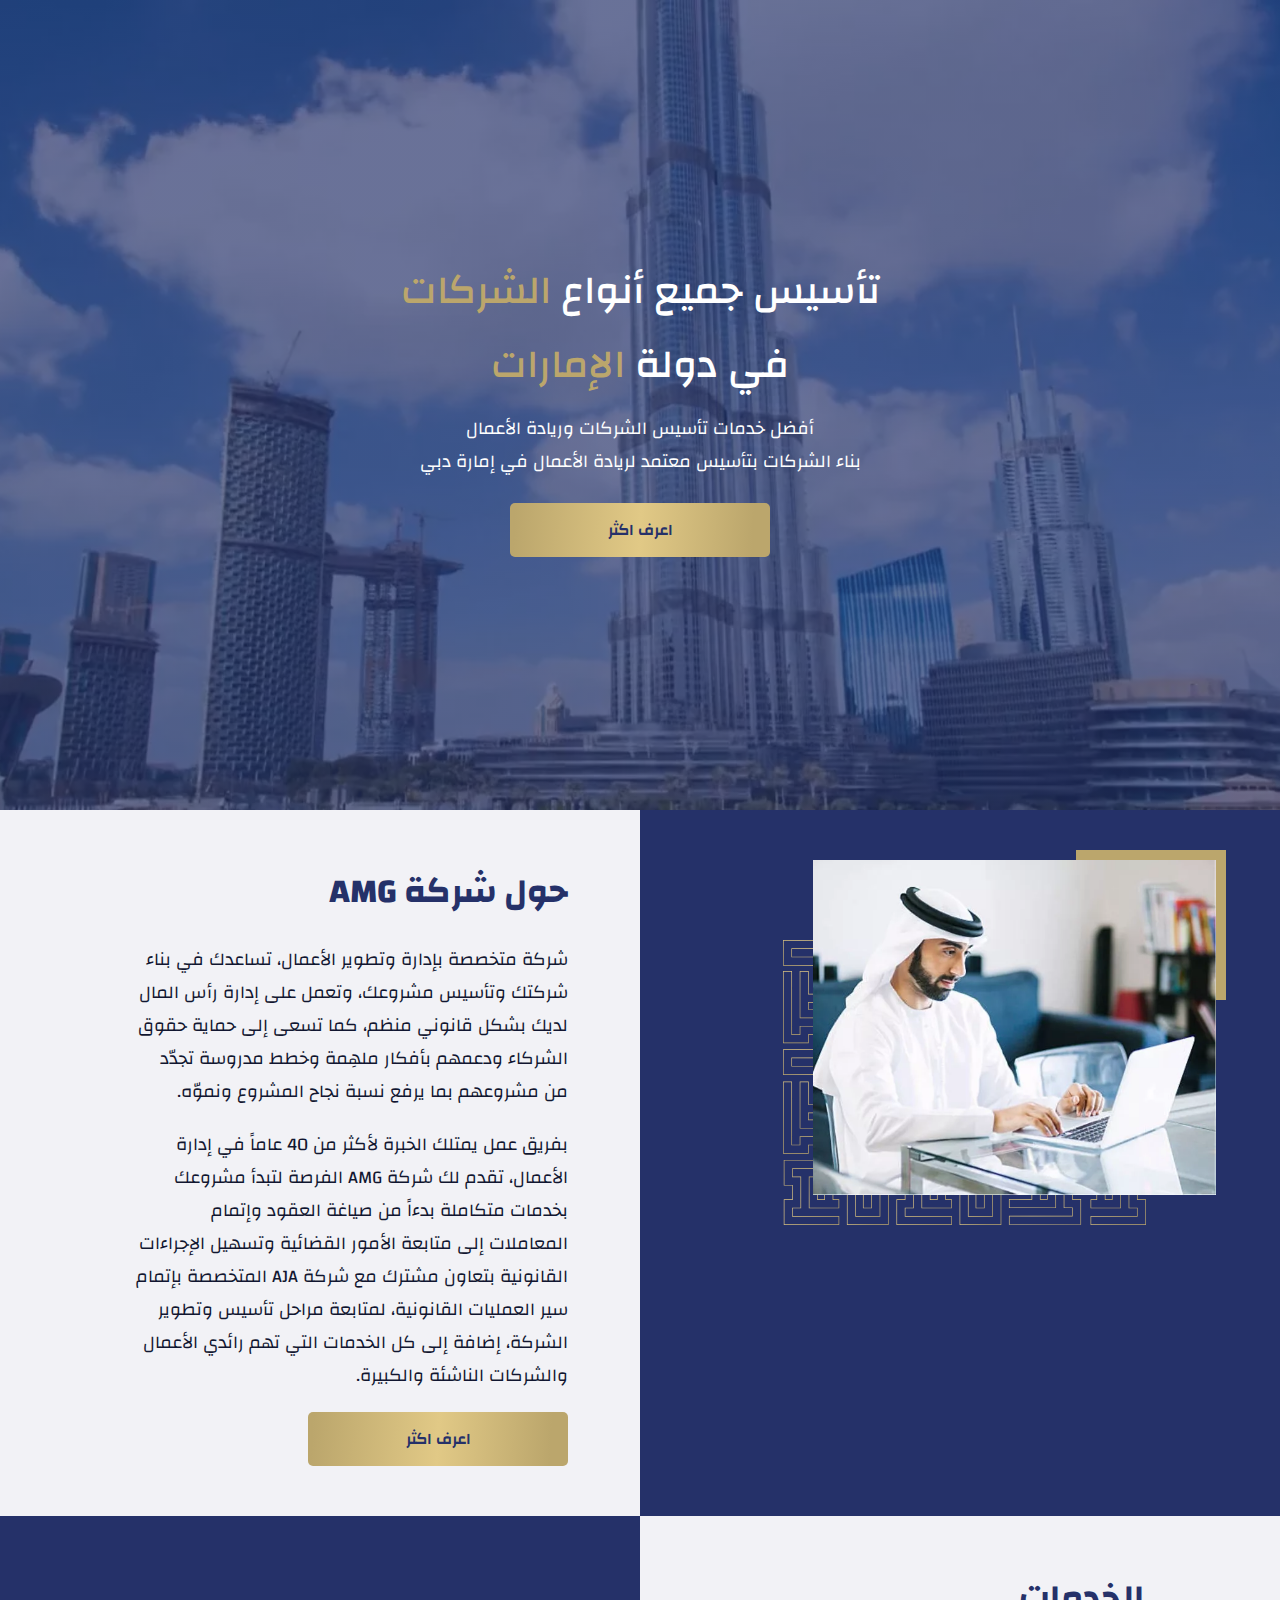
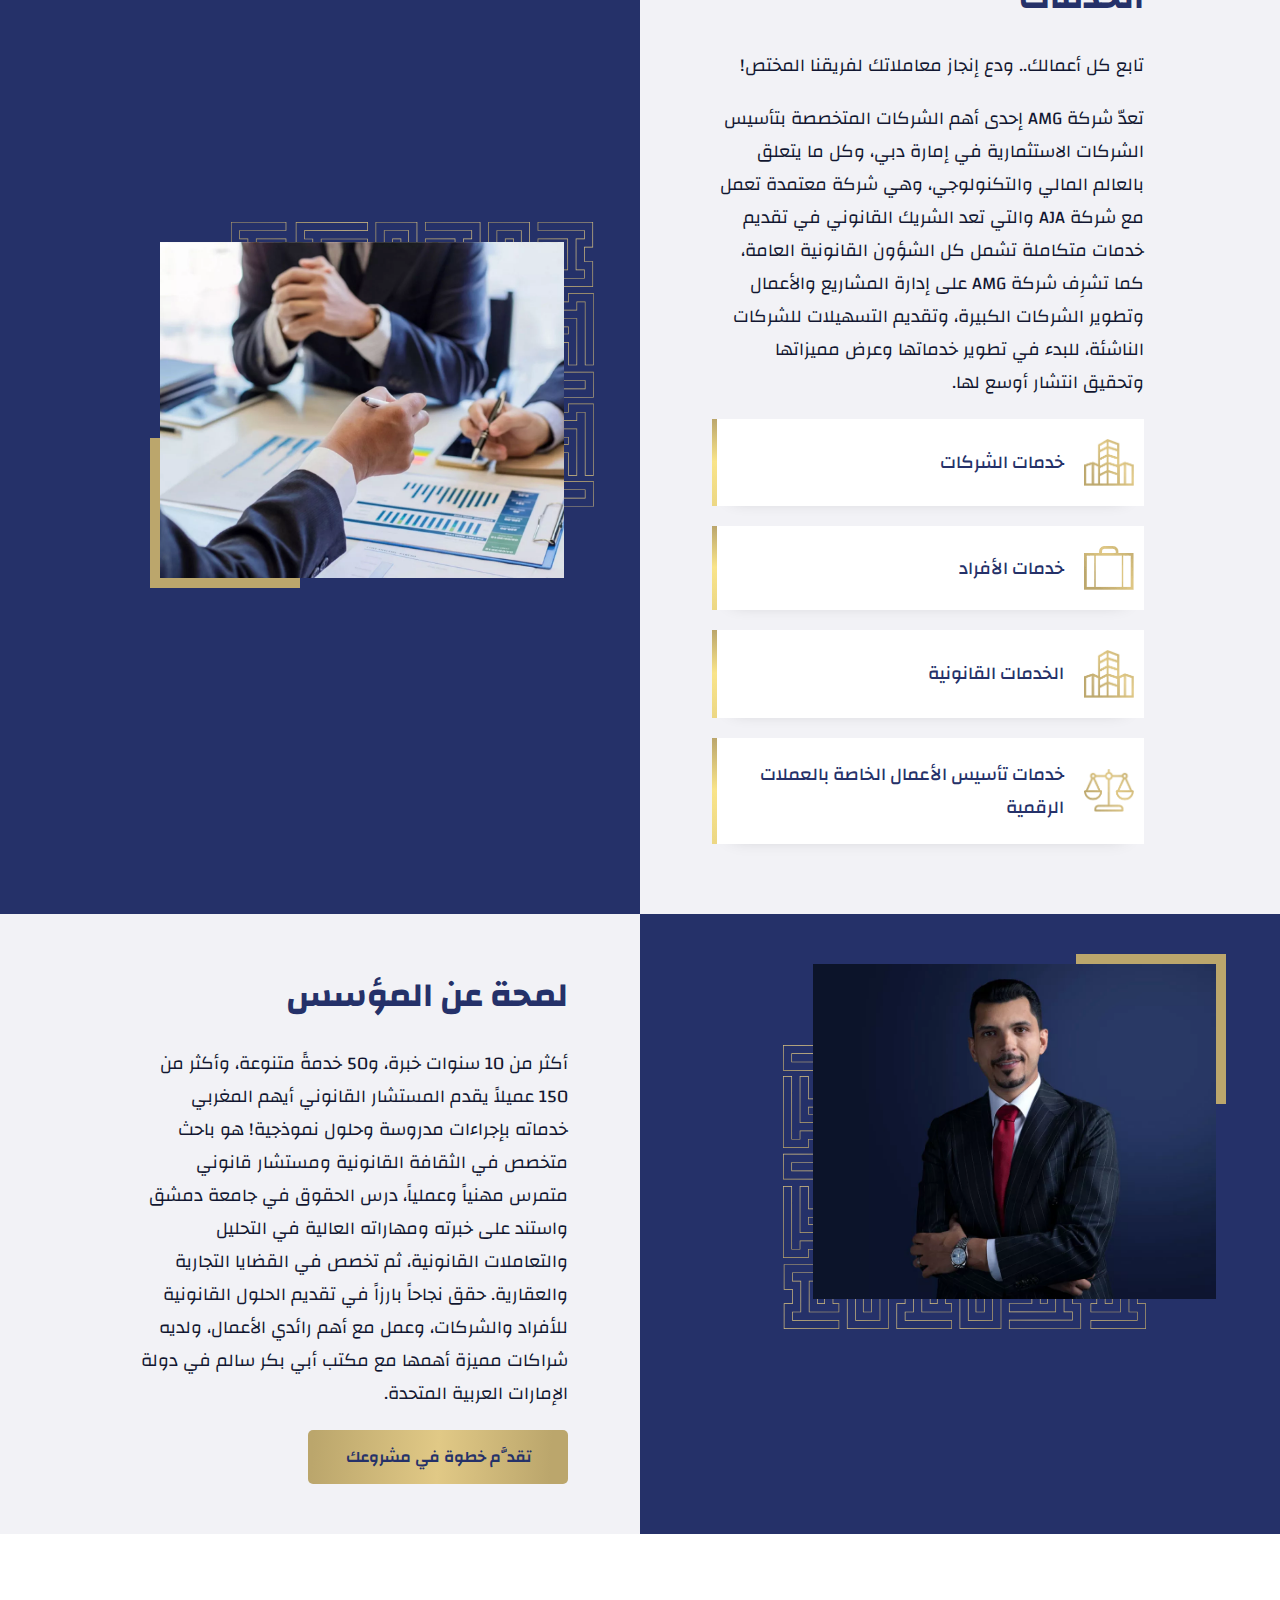
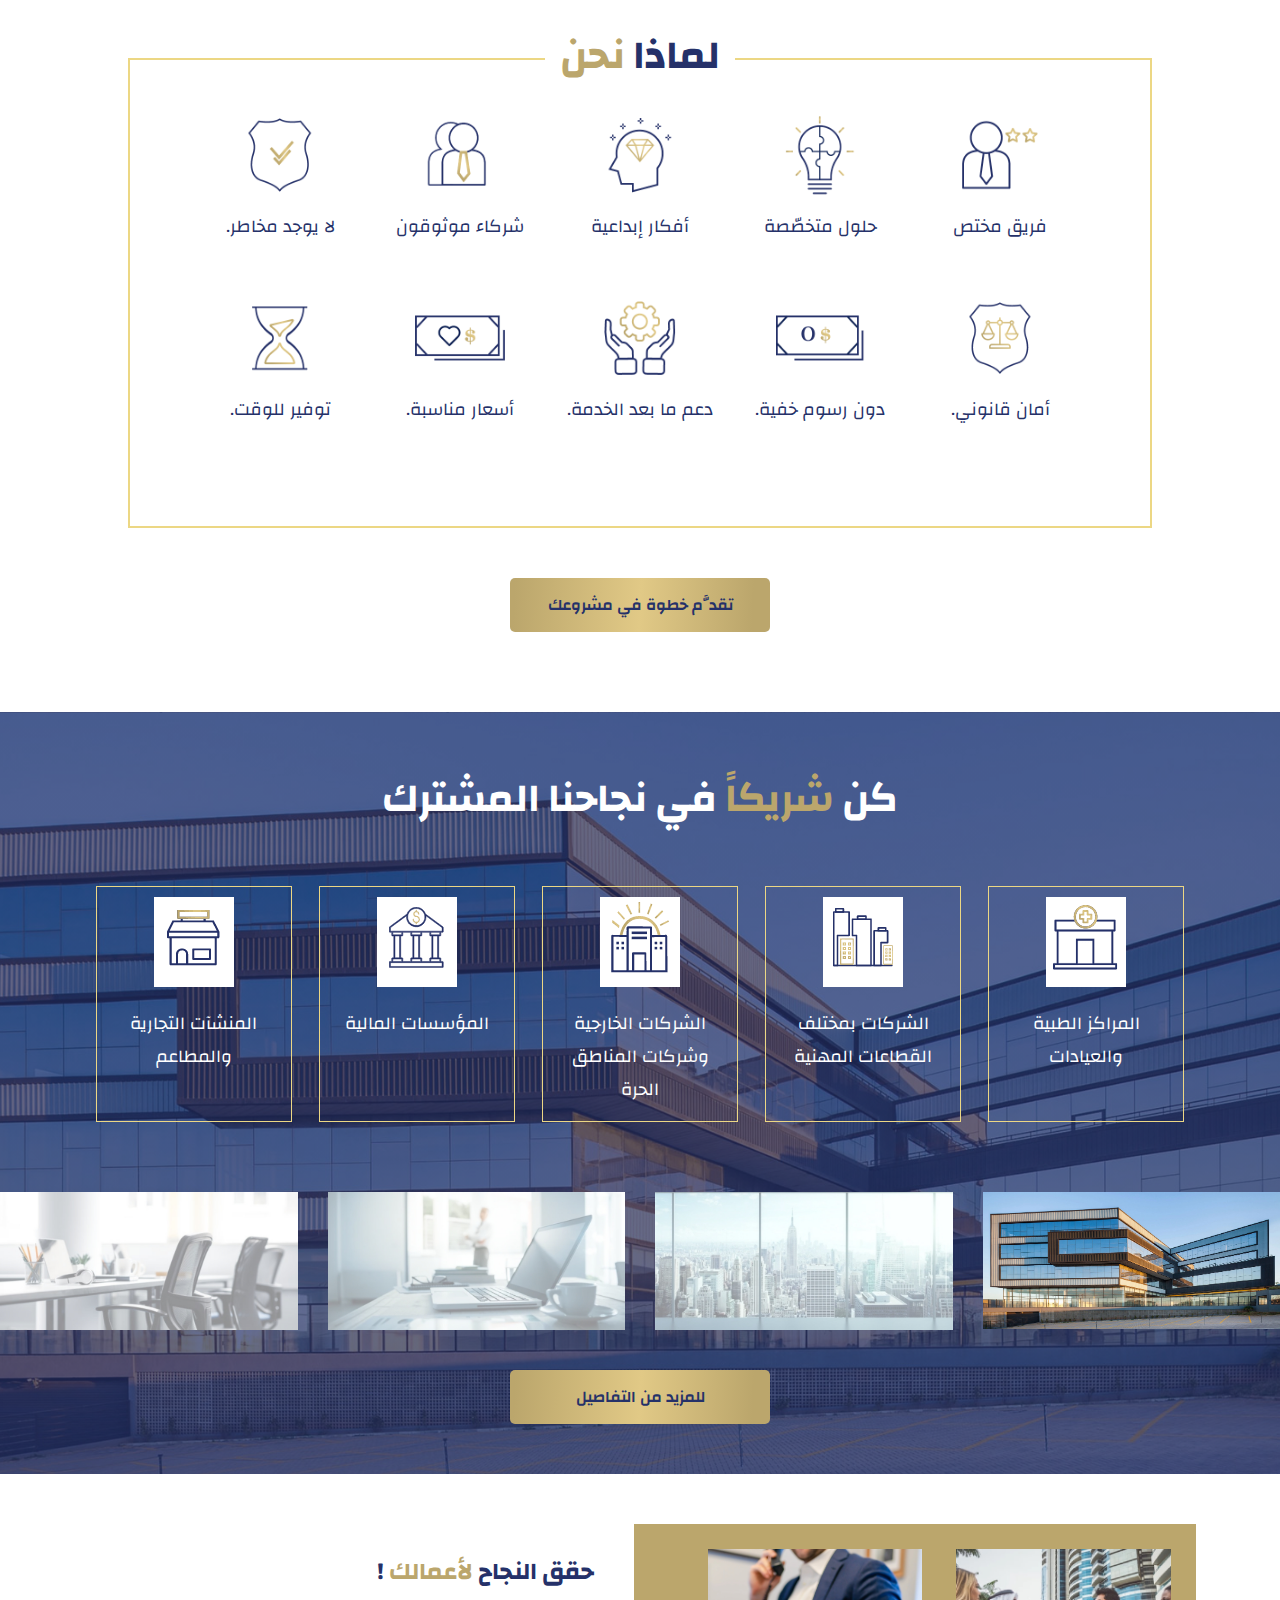
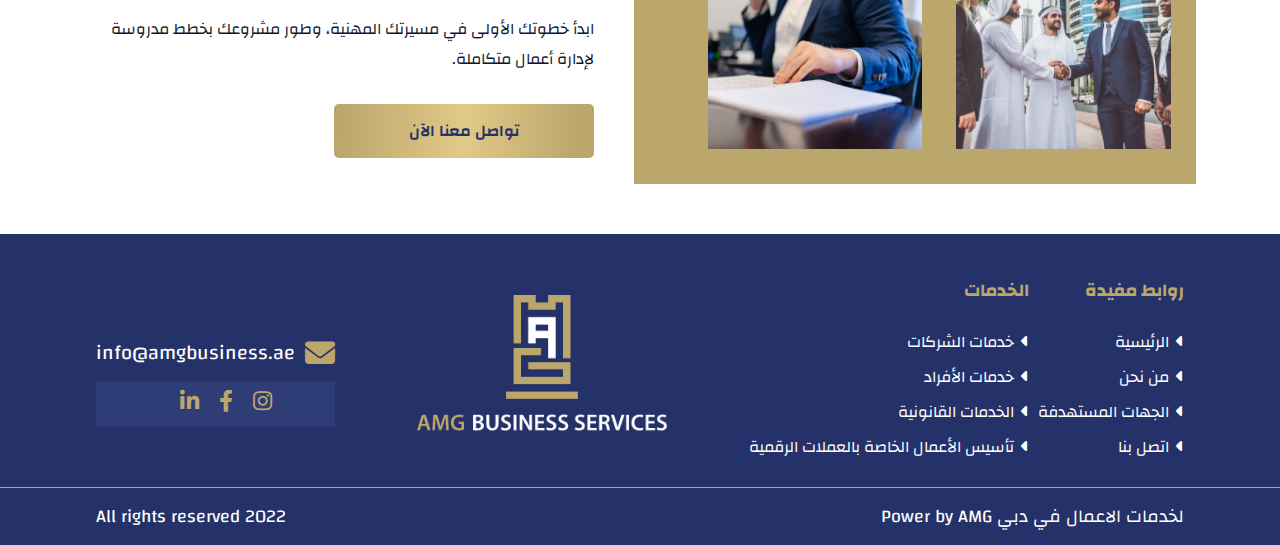
<file: index.html>
<!DOCTYPE html>
    <html lang="en">
    <head>
        <meta charset="UTF-8">
        <meta http-equiv="X-UA-Compatible" content="IE=edge">
        <meta name="viewport" content="width=device-width, initial-scale=1.0">
        <title>Happy Code</title>
        <link rel="stylesheet" href="css/fontawesome-free-6.1.2-web/css/all.css"/>
        <link rel="stylesheet" href="css/swiper-bundle.min.css">
        <!-- Link File CSS -->
        <link rel="stylesheet" href="css/style.css">
    </head>
    <body>
       
    
         <div class="home-sec">
            <div class="container">
                <div class="content">
                    <h1>تأسيس جميع أنواع <span>الشركات </span> في دولة <span>الإمارات </span></h1>

                    <p>أفضل خدمات تأسيس الشركات وريادة الأعمال
                        <br>
                        بناء الشركات بتأسيس معتمد لريادة الأعمال في إمارة دبي
                    </p>
                    <a href="#" class="btn">اعرف اكثر</a>
                </div>
               
            </div>
        </div>

        <section class="about img-text">
            <div class="container">
               
                <div class="div-img">
                    <div class="content">
                        <img src="image/about.webp" alt="about-img">
                    <img class="btm-lft-img" src="image/groupbmtolf.svg" alt="">
                    </div>
                </div>

                <div class="div-text">
                    <div class="content">
                        <h2> حول شركة AMG </h2>
                    <p>شركة متخصصة بإدارة وتطوير الأعمال، تساعدك في بناء شركتك وتأسيس مشروعك، وتعمل على إدارة رأس المال لديك بشكل قانوني منظم، كما تسعى إلى حماية حقوق الشركاء ودعمهم بأفكار ملهِمة وخطط مدروسة تجدّد من مشروعهم بما يرفع نسبة نجاح المشروع ونموّه.</p>

                    <p>بفريق عمل يمتلك الخبرة لأكثر من 40 عاماً في إدارة الأعمال، تقدم لك شركة AMG الفرصة لتبدأ مشروعك بخدمات متكاملة بدءاً من صياغة العقود وإتمام المعاملات إلى متابعة الأمور القضائية وتسهيل الإجراءات القانونية بتعاون مشترك مع شركة AJA المتخصصة بإتمام سير العمليات القانونية، لمتابعة مراحل تأسيس وتطوير الشركة، إضافة إلى كل الخدمات التي تهم رائدي الأعمال والشركات الناشئة والكبيرة.</p>
                    <a href="#" class="btn">اعرف اكثر</a>
                    </div>
                </div>
                
            </div>
        </section>

        <section class="services img-text text-img">
            <div class="container">
                
              
                <div class="div-text">
                    <div class="content">
                        <h2> الخدمات</h2>
                        <p>تابع كل أعمالك.. ودع إنجاز معاملاتك لفريقنا المختص!</p>
                        <p>تعدّ شركة AMG إحدى أهم الشركات المتخصصة بتأسيس الشركات الاستثمارية في إمارة دبي، وكل ما يتعلق بالعالم المالي والتكنولوجي، وهي شركة معتمدة تعمل مع شركة AJA والتي تعد الشريك القانوني في تقديم خدمات متكاملة تشمل كل الشؤون القانونية العامة، كما تشرِف شركة AMG على إدارة المشاريع والأعمال وتطوير الشركات الكبيرة، وتقديم التسهيلات للشركات الناشئة، للبدء في تطوير خدماتها وعرض مميزاتها وتحقيق انتشار أوسع لها.</p>

                        <div class="boxs-services">
                            <div class="box-service">
                                <a href="#"><img src="image/BUSINESS-SERVICES.png" alt="خدمات الشركات">خدمات الشركات   </a>
                                <span class="borer-left"></span>
                            </div>
                            <div class="box-service">
                                <a href="#"><img src="image/INDIVIDUAL-SERVICES.png" alt="خدمات الشركات"> خدمات الأفراد</a>
                                <span class="borer-left"></span>
                            </div>
                            <div class="box-service">
                                <a href="#"> <img src="image/BUSINESS-SERVICES.png" alt="خدمات الشركات">الخدمات القانونية </a>
                                <span class="borer-left"></span>
                            </div>
                            <div class="box-service">
                                <a href="#"> <img src="image/LEGAL-SERVICES.png" alt="خدمات الشركات">خدمات تأسيس الأعمال الخاصة بالعملات الرقمية   </a>
                                <span class="borer-left"></span>
                            </div>
                        </div>
                   
                    </div>

                
                </div>

                <div class="div-img">
                    <div class="content">
                        <img src="image/what-we-offer.webp" alt="about-img">
                    <img class="top-right-img" src="image/groupbmtolf.svg" alt="">
                    </div>
                </div>
            </div>
        </section>
      

        <section class="about-hero img-text">
            <div class="container">
               
                <div class="div-img">
                    <div class="content">
                        <img src="image/man.webp" alt="about-img">
                    <img class="btm-lft-img" src="image/groupbmtolf.svg" alt="">
                    </div>
                </div>

                <div class="div-text">
                    <div class="content">
                        <h2>لمحة عن المؤسس</h2>
                        <p>أكثر من 10 سنوات خبرة، و50 خدمةً متنوعة، وأكثر من 150 عميلاً
                            يقدم المستشار القانوني أيهم المغربي خدماته بإجراءات مدروسة وحلول نموذجية!
                            هو باحث متخصص في الثقافة القانونية ومستشار قانوني متمرس مهنياً وعملياً، درس الحقوق في جامعة دمشق واستند على خبرته ومهاراته العالية في التحليل والتعاملات القانونية، ثم تخصص في القضايا التجارية والعقارية. حقق نجاحاً بارزاً في تقديم الحلول القانونية للأفراد والشركات، وعمل مع أهم رائدي الأعمال، ولديه شراكات مميزة أهمها مع مكتب أبي بكر سالم في دولة الإمارات العربية المتحدة.</p>

                    
                    <a href="#" class="btn">تقدَّم خطوة في مشروعك </a>
                    </div>
                </div>
                
            </div>
        </section>

        <section class="why-us">
            <div class="container">
                <div class="title-div">
                   <h4> لماذا  <span> نحن</span></h4>
                </div>
                <div class="whyus-boxs">
                    
                    <div class="box">
                        <img src="image/expert.png" alt="">
                       <p> فريق مختص</p>
                    </div>

                    <div class="box">
                        <img src="image/tailored.png" alt="">
                         <p>حلول متخصّصة</p>
                    </div>

                    <div class="box">
                        <img src="image/creative.png" alt="">
                        <p>أفكار إبداعية</p>
                         
                    </div>

                    <div class="box">
                        <img src="image/trusted.png" alt="">
                        <p>شركاء موثوقون</p>
                         
                    </div>

                    <div class="box">
                        <img src="image/risk.png" alt="">
                        <p>لا يوجد مخاطر.</p>
                         
                    </div>

                    <div class="box">
                        <img src="image/legal.png" alt="">
                         <p>أمان قانوني.</p>
                    </div>

                    <div class="box">
                        <img src="image/zero.png" alt="">
                        <p>دون رسوم خفية.</p>
                         
                    </div>

                    <div class="box">
                        <img src="image/support.png" alt="">
                        <p>دعم ما بعد الخدمة.</p>
                         
                    </div>

                    <div class="box">
                        <img src="image/cost.png" alt="">
                        <p>أسعار مناسبة.</p>
                         
                    </div>

                    <div class="box">
                        <img src="image/time.png" alt="">
                        <p>توفير للوقت.</p>
                         
                    </div>
                </div>

                <a href="#" class="btn">تقدَّم خطوة في مشروعك </a>

            </div>
        </section>

       <section class="swiper-sec">

            <div class="container">
                <h2>كن <span>شريكاً </span> في نجاحنا المشترك </h2>
                <div class="boxs">
                    <div class="box">
                        <div class="sm-img">
                            <img src="image/Clinics.png" alt="">
                        </div>
                        <p>المراكز الطبية والعيادات</p>
                    </div>

                    <div class="box">
                        <div class="sm-img">
                            <img src="image/Companies.png" alt="">
                        </div>
                        <p>الشركات بمختلف القطاعات المهنية</p>
                    </div>

                    <div class="box">
                        <div class="sm-img">
                            <img src="image/Free-Zone-Companies.png" alt="">
                        </div>
                        <p>
                            الشركات الخارجية
                            وشركات المناطق الحرة</p>
                    </div>

                    <div class="box">
                        <div class="sm-img">
                            <img src="image/Financial-institutions.png" alt="">
                        </div>
                        <p>المؤسسات المالية</p>
                    </div>

                    <div class="box">
                        <div class="sm-img">
                            <img src="image/Commercial-Facilities.png" alt="">
                        </div>
                        <p>المنشآت التجارية والمطاعم</p>
                    </div>
                </div>
            </div>
            <div class="swiper mySwiper">
                <div class="swiper-wrapper">
                  <div class="swiper-slide">
                    <img src="image/slide1.jpg" alt="">
                  </div>
                  <div class="swiper-slide">
                    <img src="image/slider2.jpg" alt="">
                  </div>
                  <div class="swiper-slide">
                    <img src="image/slider3.jpg" alt="">
                  </div>
                  <div class="swiper-slide">
                    <img src="image/slider4.jpg" alt="">
                  </div>
                </div>
              </div>

              <a href="#" class="btn">للمزيد من التفاصيل</a>
       </section>



        <section class="start-sec">
            <div class="container">
                <div class="imgs-content">
                    <div class="cont">
                        <img src="image/start1.jpg" alt="">
                    <img src="image/start2.jpg" alt="">
                    </div>
                </div>
                <div class="text-content">
                    <h2>حقق النجاح <span>لأعمالك</span> !</h2>
                    <p>ابدأ خطوتك الأولى في مسيرتك المهنية، وطور مشروعك بخطط مدروسة لإدارة أعمال متكاملة.</p>
                    <a href="#" class="btn">تواصل معنا الآن  </a>
                </div>
              
            </div>
        </section> 
 
        <footer>
            <div class="container pad-top">
                <div class="coulm links">
                    <div class="coulm-links">
                        <h4>روابط مفيدة</h4>
                        <div class="all-links">
                            <a href="#"><i class="fa-solid fa-caret-left"></i>الرئيسية</a>
                            <a href="#"><i class="fa-solid fa-caret-left"></i>من نحن</a>
                            <a href="#"><i class="fa-solid fa-caret-left"></i>الجهات المستهدفة</a>
                            <a href="#"><i class="fa-solid fa-caret-left"></i>اتصل بنا</a>
                        </div>
                    </div>
                    <div class="coulm-links">
                        <h4>الخدمات</h4>
                        <div class="all-links">
                            <a href="#"> <i class="fa-solid fa-caret-left"></i>خدمات الشركات  </a>
                            <a href="#"><i class="fa-solid fa-caret-left"></i>خدمات الأفراد</a>
                            <a href="#"><i class="fa-solid fa-caret-left"></i>الخدمات القانونية</a>
                            <a href="#"><i class="fa-solid fa-caret-left"></i>تأسيس الأعمال الخاصة بالعملات الرقمية</a>
                        </div>
                    </div>
                </div>
                <div class="coulm logo">
                    <a href="#"><img src="image/logo.png" alt=""></a>
                </div>

                <div class="coulm social">

                    <div class="row"><a class="mail" href="#"><i class="fa-solid fa-envelope"></i> info@amgbusiness.ae</a></div
                        >
                    <div class="row small-links">
                        <a href="#"><i class="fa-brands fa-instagram"></i></a>
                        <a href="#"><i class="fa-brands fa-facebook-f"></i></a>
                        <a href="#"><i class="fa-brands fa-linkedin-in"></i></a>
                    </div>
                </div>
            </div>

            <div class="footer-copyright">
                <div class="container">
                    <p>لخدمات الاعمال في دبي Power by AMG </p>
                    <p>All rights reserved 2022</p>
                </div>
            </div>
        </footer>  
    
        <script src="js/swiper-bundle.min.js"></script>
        <script src="js/main.js"></script>
    </body>
    </html>
</file>
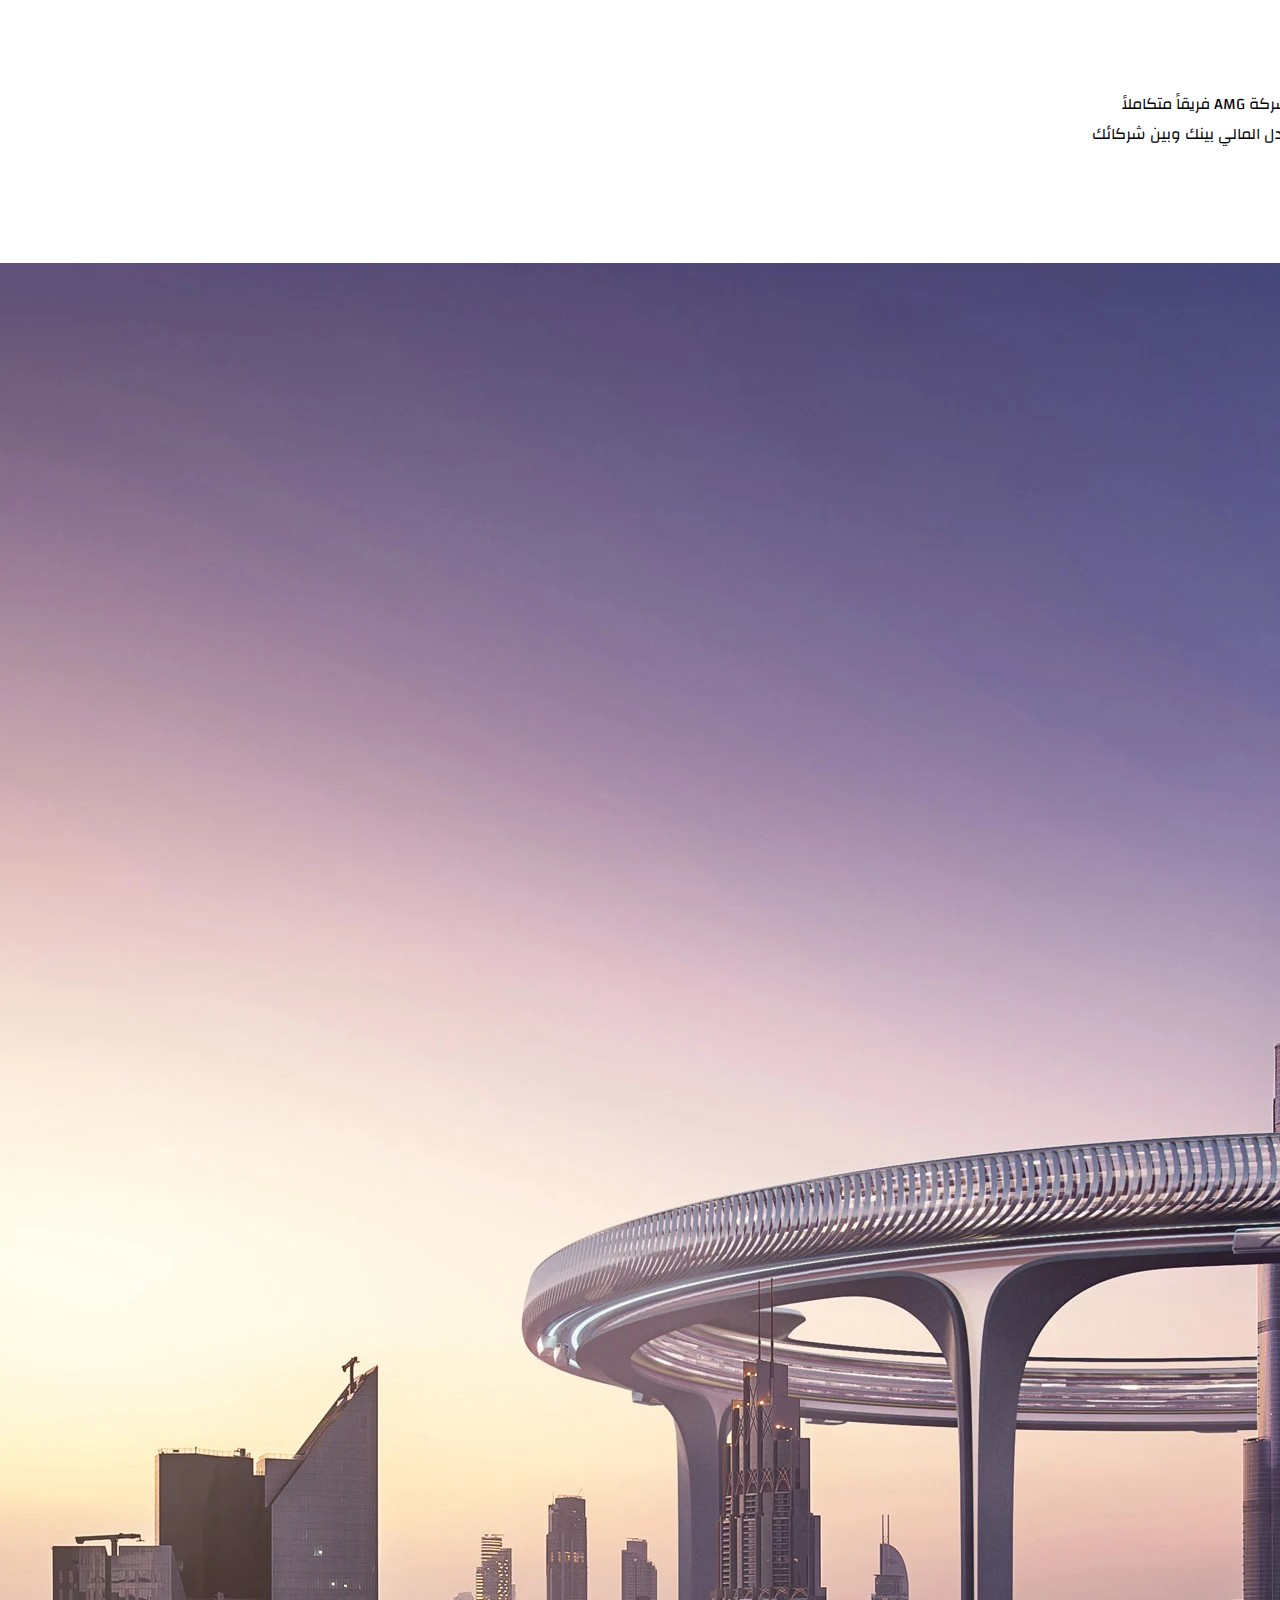
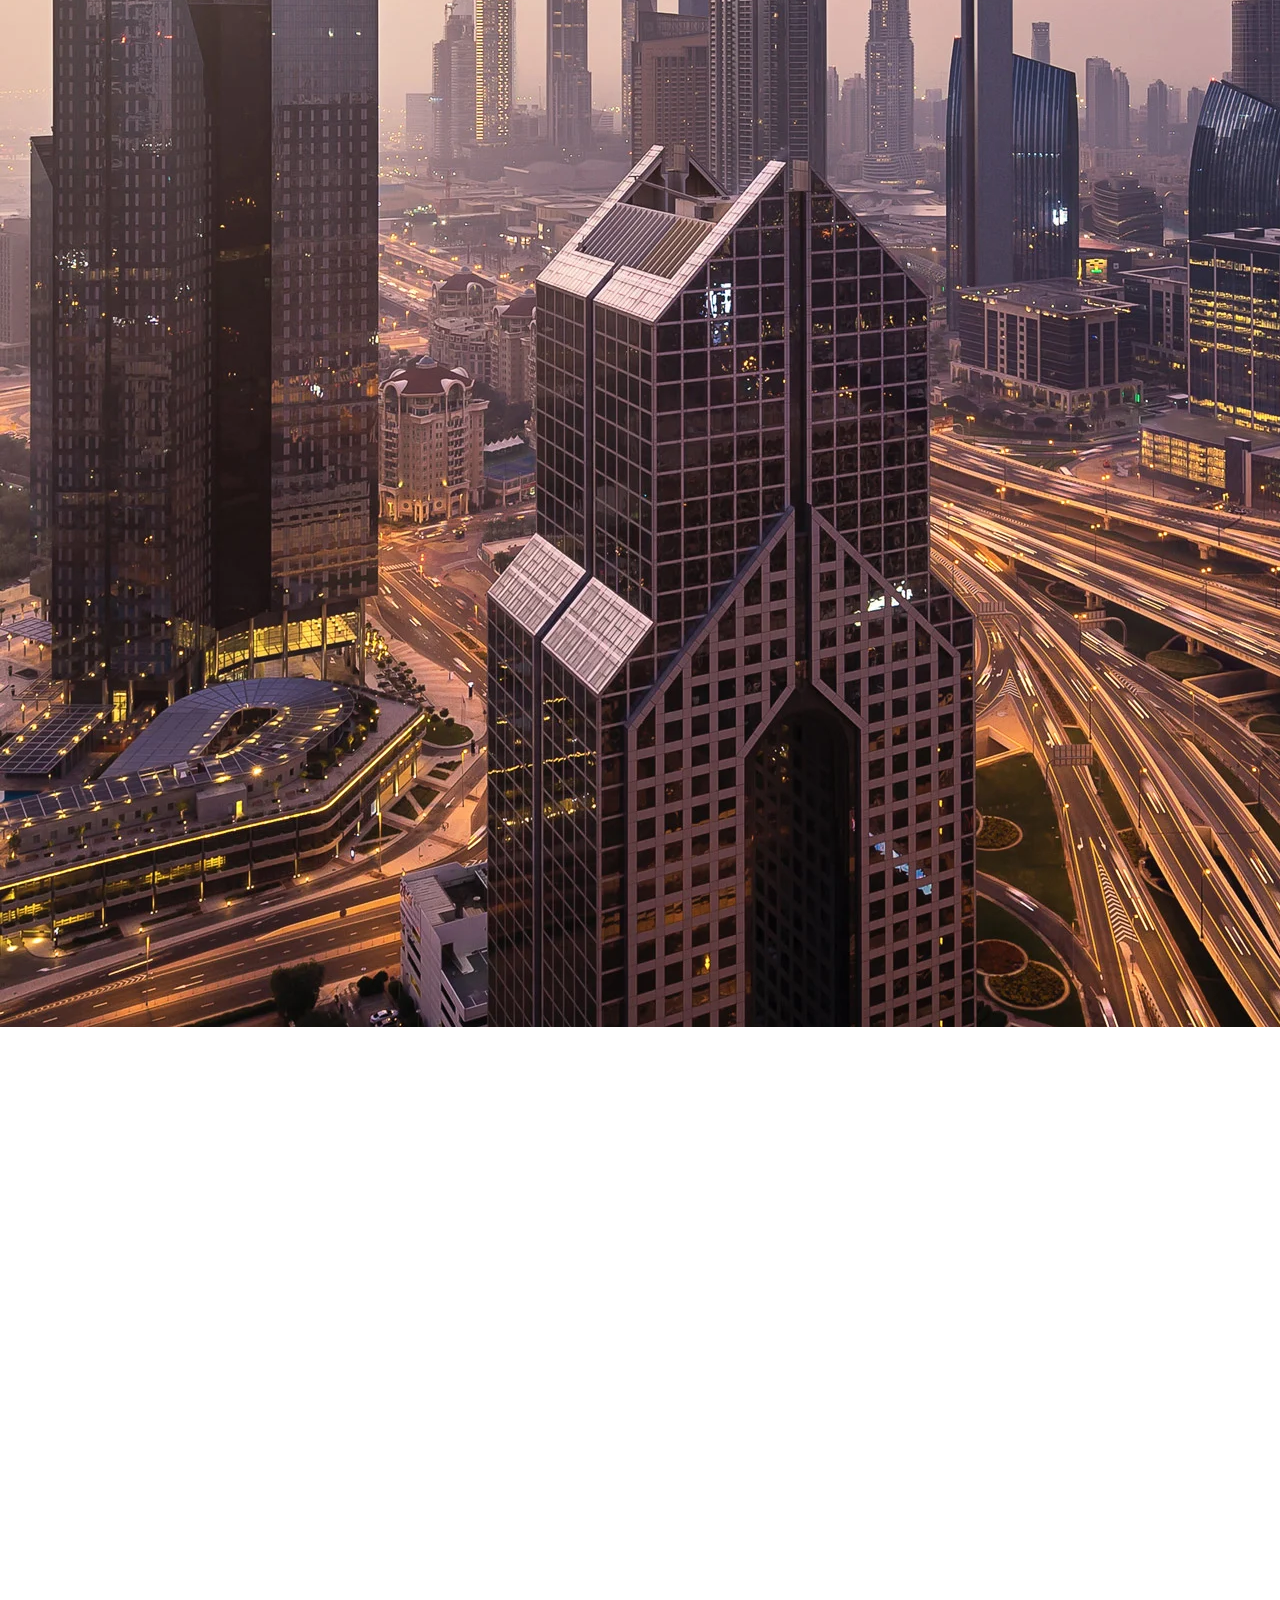
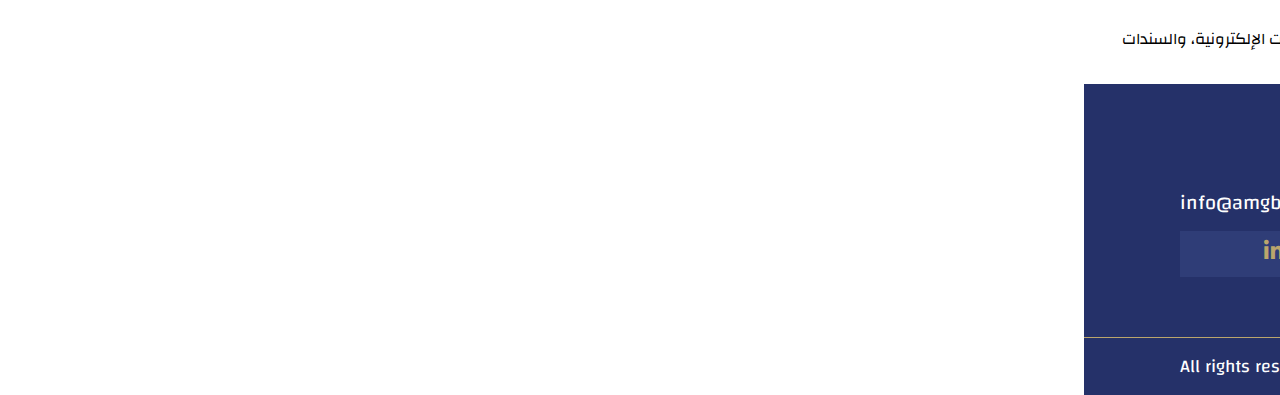
<file: servicecrupto.html>
<!DOCTYPE html>
<html lang="en">
<head>
    <meta charset="UTF-8">
    <meta http-equiv="X-UA-Compatible" content="IE=edge">
    <meta name="viewport" content="width=device-width, initial-scale=1.0">
    <title>Happy Code</title>
    <link rel="stylesheet" href="css/fontawesome-free-6.1.2-web/css/all.css"/>

    <!-- Link File CSS -->
    <link rel="stylesheet" href="css/style.css">
</head>
<body>
    <div class="arrow-up">
        <span class="btn-scroll"><i class="fa-solid fa-angle-up"></i></span>
    </div>
   
    <section class="home">

        <div class="content">
            <h1>خدمات تأسيس الأعمال الخاصة بالعملات الرقمية </h1>

            <p>لا بد أنك تبحث عن شريك قانوني وخبير يساعدك في عملك الإلكتروني، خاصة في مجال أعمال التحوّل الرقمي والأعمال الخاصة بالعملات الرقمية المشفرة، حيث تمتلك شركة AMG فريقاً متكاملاً ومواكِباً للتكنولوجيا الحديثة والعالم الرقمي الجديد. كما تضمن لك تحصيل حقوقك من المستندات الإلكترونية، وتقديم السندات المالية والعقود، مع متابعة شؤون التبادل المالي بينك وبين شركائك بكل سهولة، وتقديم أفضل التسهيلات لتعاملاتك المالية وأعمالك.</p>
            <a href="#" class="btn">تواصل معنا </a>
        </div>

</section>


<section class="ab-crupto-serv">a
    <div class="container">
        <div class="div-img">
           <div class="content">
            <img src="image/crupto-img.webp" alt="">
            <img class="btm-lft-img" src="image/groupbmtolf.svg" alt="">
           </div>
        </div>

        <div class="div-text">
            <ul>
                <li>  <i class="fa-solid fa-backward"></i> إعداد وتأسيس أعمال Fintech.</li>

                <li>  <i class="fa-solid fa-backward"></i>إعداد وتأسيس أعمال التحول الرقمي.</li>

                <li>  <i class="fa-solid fa-backward"></i>إنشاء NFT للأعمال.</li>

                <li>  <i class="fa-solid fa-backward"></i>إنشاء الأعمال الإلكترونية (Metaverse).</li>

                <li>  <i class="fa-solid fa-backward"></i>إنشاء أعمال Web3.</li>

                <li>  <i class="fa-solid fa-backward"></i>تأسيس الشركات المالية، وشركات التبادل المالي، وإدارة الأصول والمشاريع الخاصة بالعملات الأجنبية، العقود، العملات الرقمية المشفرة، الأسهم المالية، والمستندات الإلكترونية، والسندات المالية (FX, CFDs, Crypto, Cash Equities, Futures, Options, Bonds).</li>
            </ul>
        </div>
    </div>
</section>


    <footer>
        <div class="container pad-top">
            <div class="coulm links">
                <div class="coulm-links">
                    <h4>روابط مفيدة</h4>
                    <div class="all-links">
                        <a href="#"><i class="fa-solid fa-caret-left"></i>الرئيسية</a>
                        <a href="#"><i class="fa-solid fa-caret-left"></i>من نحن</a>
                        <a href="#"><i class="fa-solid fa-caret-left"></i>الجهات المستهدفة</a>
                        <a href="#"><i class="fa-solid fa-caret-left"></i>اتصل بنا</a>
                    </div>
                </div>
                <div class="coulm-links">
                    <h4>الخدمات</h4>
                    <div class="all-links">
                        <a href="#"> <i class="fa-solid fa-caret-left"></i>خدمات الشركات  </a>
                        <a href="#"><i class="fa-solid fa-caret-left"></i>خدمات الأفراد</a>
                        <a href="#"><i class="fa-solid fa-caret-left"></i>الخدمات القانونية</a>
                        <a href="#"><i class="fa-solid fa-caret-left"></i>تأسيس الأعمال الخاصة بالعملات الرقمية</a>
                    </div>
                </div>
            </div>
            <div class="coulm logo">
                <a href="#"><img src="image/logo.png" alt=""></a>
            </div>

            <div class="coulm social">

                <div class="row"><a class="mail" href="#"><i class="fa-solid fa-envelope"></i> info@amgbusiness.ae</a></div
                    >
                <div class="row small-links">
                    <a href="#"><i class="fa-brands fa-instagram"></i></a>
                    <a href="#"><i class="fa-brands fa-facebook-f"></i></a>
                    <a href="#"><i class="fa-brands fa-linkedin-in"></i></a>
                </div>
            </div>
        </div>

        <div class="footer-copyright">
            <div class="container">
                <p>لخدمات الاعمال في دبي Power by AMG </p>
                <p>All rights reserved 2022</p>
            </div>
        </div>
    </footer>  

    <script src="js/main.js"></script>
</body>
</html>
</file>
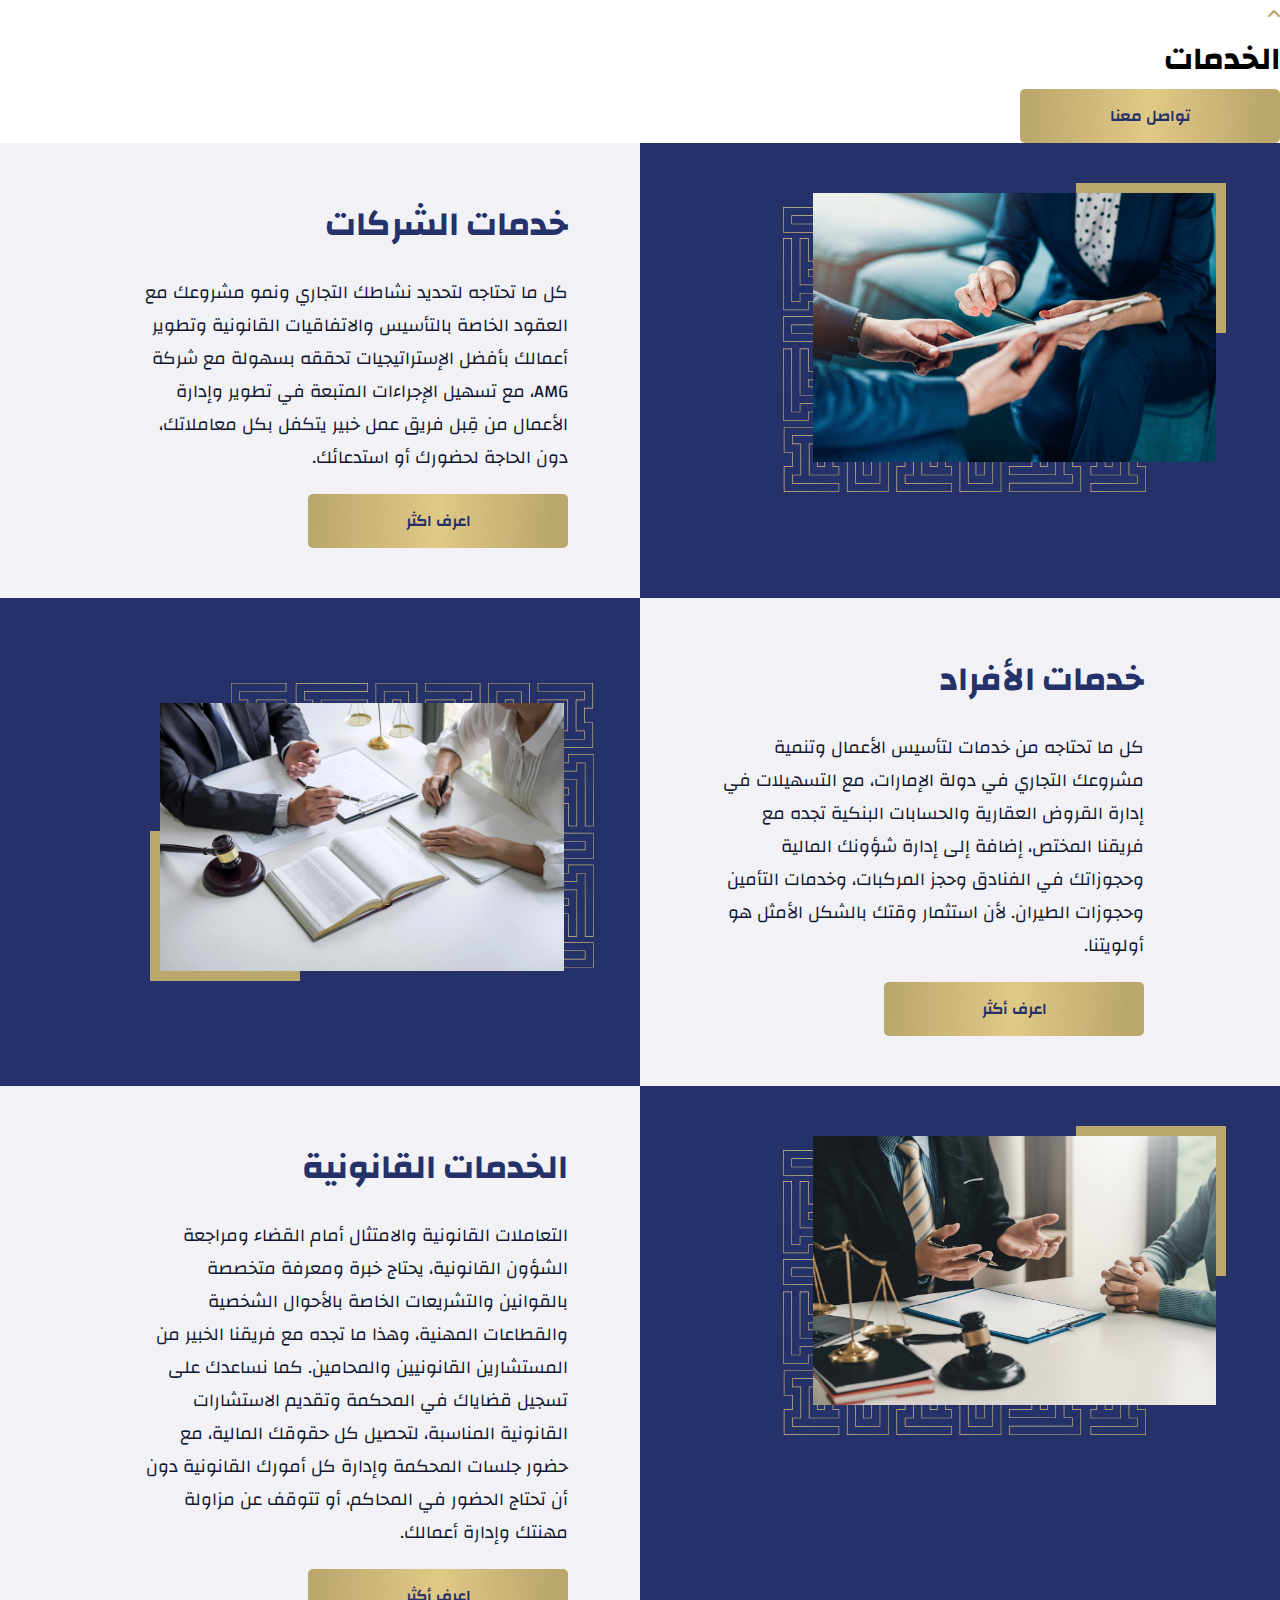
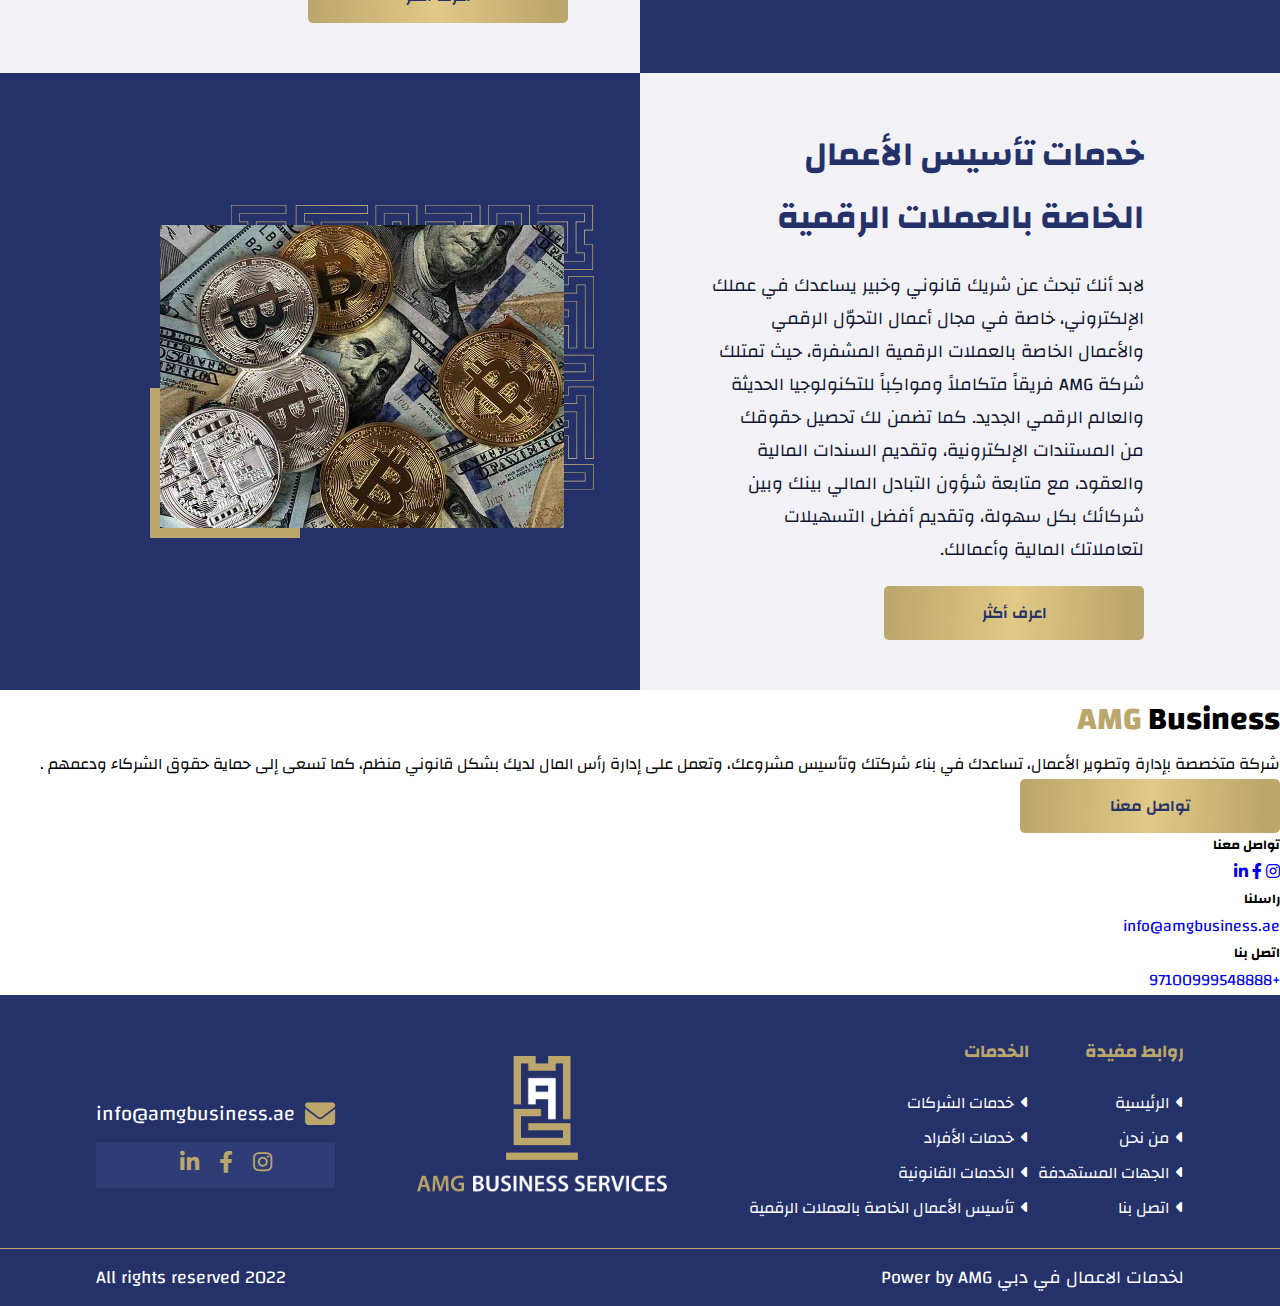
<file: services.html>
<!DOCTYPE html>
<html lang="en">
<head>
    <meta charset="UTF-8">
    <meta http-equiv="X-UA-Compatible" content="IE=edge">
    <meta name="viewport" content="width=device-width, initial-scale=1.0">
    <title>Happy Code</title>
    <link rel="stylesheet" href="css/fontawesome-free-6.1.2-web/css/all.css"/>

    <!-- Link File CSS -->
    <link rel="stylesheet" href="css/style.css">
</head>
<body>
   
    <div class="arrow-up">
        <span class="btn-scroll"><i class="fa-solid fa-angle-up"></i></span>
    </div>

     <section class="home home-serv">

            <div class="content">
                <h1> الخدمات</h1>

                <a href="#" class="btn">تواصل معنا </a>
            </div>

    </section>

    <section class="about img-text">
        <div class="container">
           
            <div class="div-img">
                <div class="content">
                    <img src="image/serv-1.jpg" alt="about-img">
                <img class="btm-lft-img" src="image/groupbmtolf.svg" alt="">
                </div>
            </div>

            <div class="div-text">
                <div class="content">
                    <h2>خدمات الشركات</h2>
                    <p>كل ما تحتاجه لتحديد نشاطك التجاري ونمو مشروعك مع العقود الخاصة بالتأسيس والاتفاقيات القانونية وتطوير أعمالك بأفضل الإستراتيجيات تحققه بسهولة مع شركة AMG، مع تسهيل الإجراءات المتبعة في تطوير وإدارة الأعمال من قِبل فريق عمل خبير يتكفل بكل معاملاتك، دون الحاجة لحضورك أو استدعائك.</p>
                <a href="#" class="btn">اعرف اكثر</a>
                </div>
            </div>
            
        </div>
    </section>

    <section class="services img-text text-img">
        <div class="container">
            
          
            <div class="div-text">
                <div class="content">
                    <h2> خدمات الأفراد</h2>
                    <p>كل ما تحتاجه من خدمات لتأسيس الأعمال وتنمية مشروعك التجاري في دولة الإمارات، مع التسهيلات في إدارة القروض العقارية والحسابات البنكية تجده مع فريقنا المختص، إضافة إلى إدارة شؤونك المالية وحجوزاتك في الفنادق وحجز المركبات، وخدمات التأمين وحجوزات الطيران. لأن استثمار وقتك بالشكل الأمثل هو أولويتنا.</p>
                    <a href="#" class="btn">اعرف أكثر</a>
               
                </div>

            
            </div>

            <div class="div-img">
                <div class="content">
                    <img src="image/serv-2.jpg" alt="about-img">
                <img class="top-right-img" src="image/groupbmtolf.svg" alt="">
                </div>
            </div>
        </div>
    </section>
  
    <section class="about-hero img-text">
        <div class="container">
           
            <div class="div-img">
                <div class="content">
                    <img src="image/serv-3.jpg" alt="about-img">
                <img class="btm-lft-img" src="image/groupbmtolf.svg" alt="">
                </div>
            </div>

            <div class="div-text">
                <div class="content">
                    <h2>الخدمات القانونية</h2>
                   <p>التعاملات القانونية والامتثال أمام القضاء ومراجعة الشؤون القانونية، يحتاج خبرة ومعرفة متخصصة بالقوانين والتشريعات الخاصة بالأحوال الشخصية والقطاعات المهنية، وهذا ما تجده مع فريقنا الخبير من المستشارين القانونيين والمحامين. كما نساعدك على تسجيل قضاياك في المحكمة وتقديم الاستشارات القانونية المناسبة، لتحصيل كل حقوقك المالية، مع حضور جلسات المحكمة وإدارة كل أمورك القانونية دون أن تحتاج الحضور في المحاكم، أو تتوقف عن مزاولة مهنتك وإدارة أعمالك.

                   </p>
                
                <a href="#" class="btn">اعرف أكثر</a>
                </div>
            </div>
            
        </div>
    </section>


    <section class="services img-text text-img">
        <div class="container">
            
          
            <div class="div-text">
                <div class="content">
                    <h2> خدمات تأسيس الأعمال الخاصة بالعملات الرقمية</h2>
                    <p>لابد أنك تبحث عن شريك قانوني وخبير يساعدك في عملك الإلكتروني، خاصة في مجال أعمال التحوّل الرقمي والأعمال الخاصة بالعملات الرقمية المشفرة، حيث تمتلك شركة AMG فريقاً متكاملاً ومواكِباً للتكنولوجيا الحديثة والعالم الرقمي الجديد. كما تضمن لك تحصيل حقوقك من المستندات الإلكترونية، وتقديم السندات المالية والعقود، مع متابعة شؤون التبادل المالي بينك وبين شركائك بكل سهولة، وتقديم أفضل التسهيلات لتعاملاتك المالية وأعمالك.</p>

                    <a href="#" class="btn">اعرف أكثر</a>
                </div>

            
            </div>

            <div class="div-img">
                <div class="content">
                    <img src="image/serv-4.jpg" alt="about-img">
                <img class="top-right-img" src="image/groupbmtolf.svg" alt="">
                </div>
            </div>
        </div>
    </section>


    <section class="contact-sec-sm">
        <div class="container">
            <div class="top-sec">
                <div class="logo">
                    <h1>
                        <span>AMG</span>
                        Business
                    </h1>
                </div>
                <p>شركة متخصصة بإدارة وتطوير الأعمال، تساعدك في بناء شركتك وتأسيس مشروعك، وتعمل على إدارة رأس المال لديك بشكل قانوني منظم، كما تسعى إلى حماية حقوق الشركاء ودعمهم .</p>
                <div class="div-btn">
                    <a href="#" class="btn">تواصل معنا</a>
                </div>
            </div>

            <div class="btm-sec">
                <div class="social-link colum">
                    <h5>تواصل معنا</h5>
                    <div class="links">
                        <a href="#"><i class="fa-brands fa-instagram"></i></a>
                    <a href="#"><i class="fa-brands fa-facebook-f"></i></a>
                    <a href="#"><i class="fa-brands fa-linkedin-in"></i></a>
                </div>
                </div>


                <div class="mail-sec colum">
                    <h5>راسلنا</h5>
                    <a href="#">info@amgbusiness.ae</a>
                </div>

                <div class="number-sec colum">
                    <h5>اتصل بنا</h5>
                    <a href="#">+97100999548888</a>
                </div>
            </div>
        </div>
    </section>


    
    <footer>
        <div class="container pad-top">
            <div class="coulm links">
                <div class="coulm-links">
                    <h4>روابط مفيدة</h4>
                    <div class="all-links">
                        <a href="#"><i class="fa-solid fa-caret-left"></i>الرئيسية</a>
                        <a href="#"><i class="fa-solid fa-caret-left"></i>من نحن</a>
                        <a href="#"><i class="fa-solid fa-caret-left"></i>الجهات المستهدفة</a>
                        <a href="#"><i class="fa-solid fa-caret-left"></i>اتصل بنا</a>
                    </div>
                </div>
                <div class="coulm-links">
                    <h4>الخدمات</h4>
                    <div class="all-links">
                        <a href="#"> <i class="fa-solid fa-caret-left"></i>خدمات الشركات  </a>
                        <a href="#"><i class="fa-solid fa-caret-left"></i>خدمات الأفراد</a>
                        <a href="#"><i class="fa-solid fa-caret-left"></i>الخدمات القانونية</a>
                        <a href="#"><i class="fa-solid fa-caret-left"></i>تأسيس الأعمال الخاصة بالعملات الرقمية</a>
                    </div>
                </div>
            </div>
            <div class="coulm logo">
                <a href="#"><img src="image/logo.png" alt=""></a>
            </div>

            <div class="coulm social">

                <div class="row"><a class="mail" href="#"><i class="fa-solid fa-envelope"></i> info@amgbusiness.ae</a></div
                    >
                <div class="row small-links">
                    <a href="#"><i class="fa-brands fa-instagram"></i></a>
                    <a href="#"><i class="fa-brands fa-facebook-f"></i></a>
                    <a href="#"><i class="fa-brands fa-linkedin-in"></i></a>
                </div>
            </div>
        </div>

        <div class="footer-copyright">
            <div class="container">
                <p>لخدمات الاعمال في دبي Power by AMG </p>
                <p>All rights reserved 2022</p>
            </div>
        </div>
    </footer>  

    <script src="js/main.js"></script>
</body>
</html>
</file>
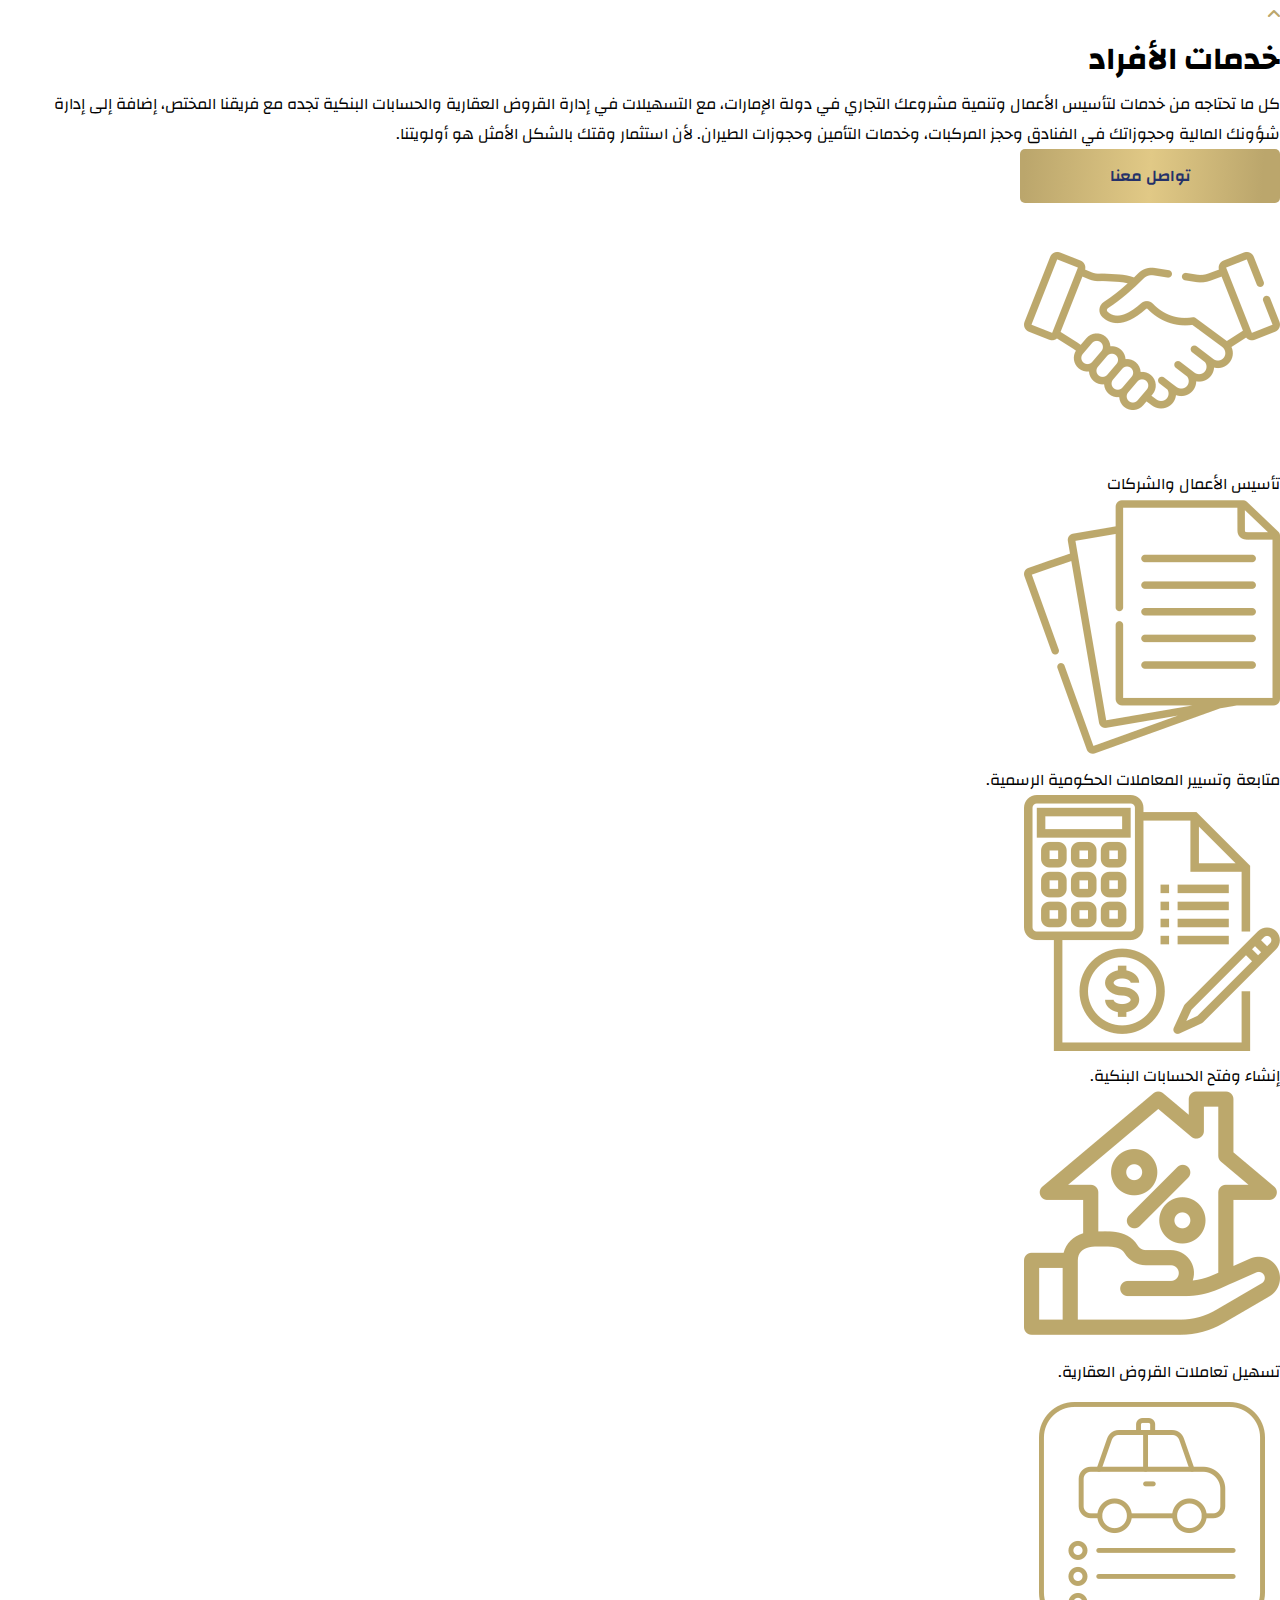
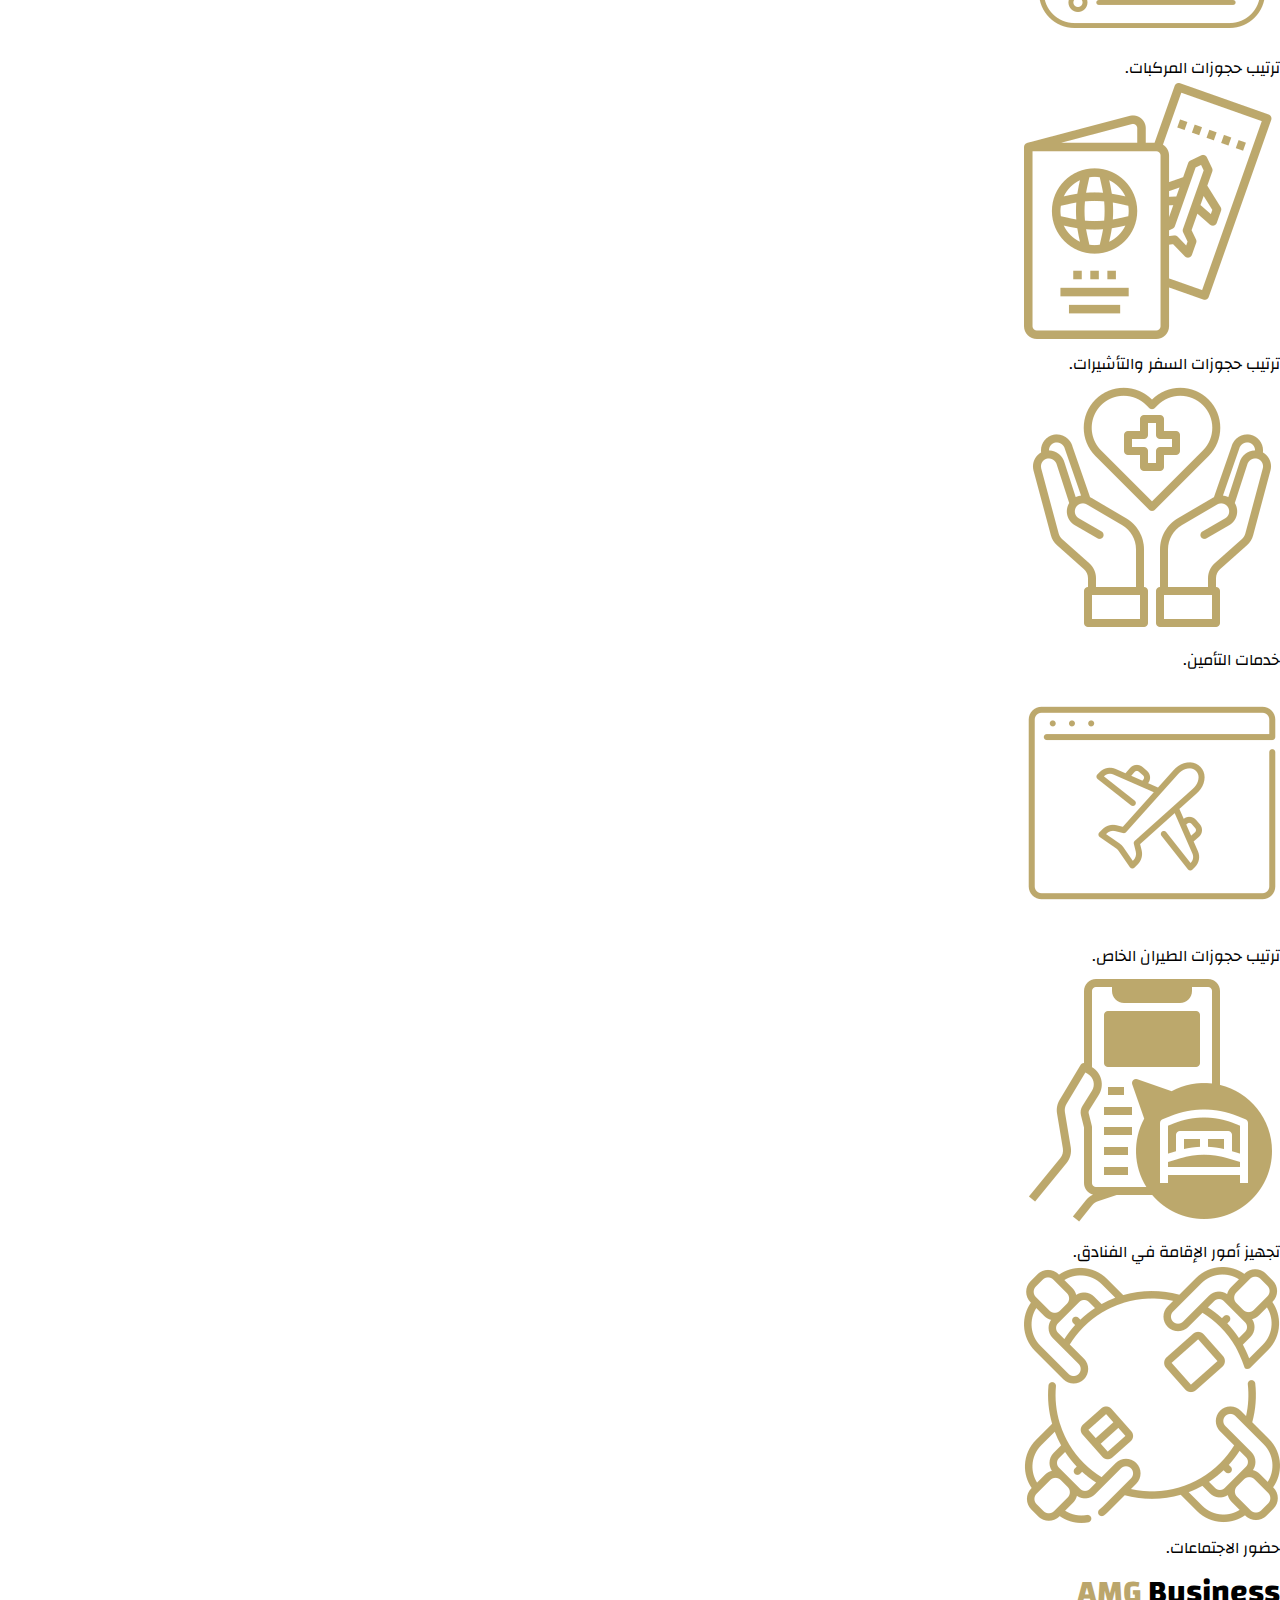
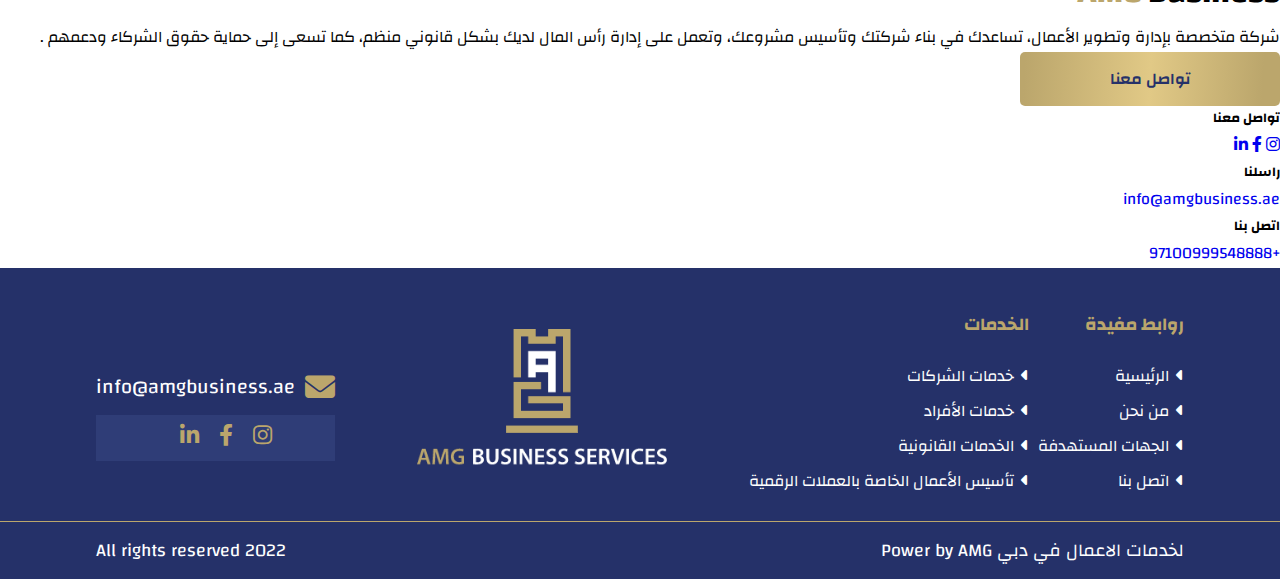
<file: servocepepole.html>
<!DOCTYPE html>
<html lang="en">
<head>
    <meta charset="UTF-8">
    <meta http-equiv="X-UA-Compatible" content="IE=edge">
    <meta name="viewport" content="width=device-width, initial-scale=1.0">
    <title>Happy Code</title>
    <link rel="stylesheet" href="css/fontawesome-free-6.1.2-web/css/all.css"/>

    <!-- Link File CSS -->
    <link rel="stylesheet" href="css/style.css">
</head>
<body>

    <div class="arrow-up">
        <span class="btn-scroll"><i class="fa-solid fa-angle-up"></i></span>
    </div>
   

     <section class="home">

            <div class="content">
                <h1>خدمات الأفراد</h1>

                <p>كل ما تحتاجه من خدمات لتأسيس الأعمال وتنمية مشروعك التجاري في دولة الإمارات، مع التسهيلات في إدارة القروض العقارية والحسابات البنكية تجده مع فريقنا المختص، إضافة إلى إدارة شؤونك المالية وحجوزاتك في الفنادق وحجز المركبات، وخدمات التأمين وحجوزات الطيران. لأن استثمار وقتك بالشكل الأمثل هو أولويتنا.</p>
                <a href="#" class="btn">تواصل معنا </a>
            </div>

    </section>


    <section class="services-people">
        <div class="boxs">

            <div class="box">
                <img src="image/handshake-1.png" alt="">
                <p>تأسيس الأعمال والشركات</p>
                <span></span>
            </div>

            <div class="box">
                <img src="image/paper.png" alt="">
                <p>متابعة وتسيير المعاملات الحكومية الرسمية.</p>
                <span></span>
            </div>

            <div class="box">
                <img src="image/accounting.png" alt="">
                <p>
                    إنشاء وفتح الحسابات البنكية.</p>
                <span></span>
            </div>

            <div class="box">
                <img src="image/loan.png" alt="">
                <p>تسهيل تعاملات القروض العقارية.</p>
                <span></span>
            </div>

            <div class="box">
                <img src="image/car.png" alt="">
                <p>ترتيب حجوزات المركبات.</p>
                <span></span>
            </div>

            <div class="box">
                <img src="image/passport.png" alt="">
                <p>ترتيب حجوزات السفر والتأشيرات.</p>
                <span></span>
            </div>

            <div class="box">
                <img src="image/healthcare.png" alt="">
                <p>خدمات التأمين.</p>
                <span></span>
            </div>

            <div class="box">
                <img src="image/flight.png" alt="">
                <p>ترتيب حجوزات الطيران الخاص.</p>
                <span></span>
            </div>

            <div class="box">
                <img src="image/online-booking.png" alt="">
                <p>تجهيز أمور الإقامة في الفنادق.</p>
                <span></span>
            </div>

            <div class="box">
                <img src="image/round-table.png" alt="">
                <p>حضور الاجتماعات.</p>
                <span></span>
            </div>
            
        </div>
    </section>


    <section class="contact-sec-sm">
        <div class="container">
            <div class="top-sec">
                <div class="logo">
                    <h1>
                        <span>AMG</span>
                        Business
                    </h1>
                </div>
                <p>شركة متخصصة بإدارة وتطوير الأعمال، تساعدك في بناء شركتك وتأسيس مشروعك، وتعمل على إدارة رأس المال لديك بشكل قانوني منظم، كما تسعى إلى حماية حقوق الشركاء ودعمهم .</p>
                <div class="div-btn">
                    <a href="#" class="btn">تواصل معنا</a>
                </div>
            </div>

            <div class="btm-sec">
                <div class="social-link colum">
                    <h5>تواصل معنا</h5>
                    <div class="links">
                        <a href="#"><i class="fa-brands fa-instagram"></i></a>
                    <a href="#"><i class="fa-brands fa-facebook-f"></i></a>
                    <a href="#"><i class="fa-brands fa-linkedin-in"></i></a>
                </div>
                </div>


                <div class="mail-sec colum">
                    <h5>راسلنا</h5>
                    <a href="#">info@amgbusiness.ae</a>
                </div>

                <div class="number-sec colum">
                    <h5>اتصل بنا</h5>
                    <a href="#">+97100999548888</a>
                </div>
            </div>
        </div>
    </section>
    
    <footer>
        <div class="container pad-top">
            <div class="coulm links">
                <div class="coulm-links">
                    <h4>روابط مفيدة</h4>
                    <div class="all-links">
                        <a href="#"><i class="fa-solid fa-caret-left"></i>الرئيسية</a>
                        <a href="#"><i class="fa-solid fa-caret-left"></i>من نحن</a>
                        <a href="#"><i class="fa-solid fa-caret-left"></i>الجهات المستهدفة</a>
                        <a href="#"><i class="fa-solid fa-caret-left"></i>اتصل بنا</a>
                    </div>
                </div>
                <div class="coulm-links">
                    <h4>الخدمات</h4>
                    <div class="all-links">
                        <a href="#"> <i class="fa-solid fa-caret-left"></i>خدمات الشركات  </a>
                        <a href="#"><i class="fa-solid fa-caret-left"></i>خدمات الأفراد</a>
                        <a href="#"><i class="fa-solid fa-caret-left"></i>الخدمات القانونية</a>
                        <a href="#"><i class="fa-solid fa-caret-left"></i>تأسيس الأعمال الخاصة بالعملات الرقمية</a>
                    </div>
                </div>
            </div>
            <div class="coulm logo">
                <a href="#"><img src="image/logo.png" alt=""></a>
            </div>

            <div class="coulm social">

                <div class="row"><a class="mail" href="#"><i class="fa-solid fa-envelope"></i> info@amgbusiness.ae</a></div
                    >
                <div class="row small-links">
                    <a href="#"><i class="fa-brands fa-instagram"></i></a>
                    <a href="#"><i class="fa-brands fa-facebook-f"></i></a>
                    <a href="#"><i class="fa-brands fa-linkedin-in"></i></a>
                </div>
            </div>
        </div>

        <div class="footer-copyright">
            <div class="container">
                <p>لخدمات الاعمال في دبي Power by AMG </p>
                <p>All rights reserved 2022</p>
            </div>
        </div>
    </footer>  

    <script src="js/main.js"></script>
</body>
</html>
</file>
<file: css/style.css>
/* fonts */
@import url('https://fonts.googleapis.com/css2?family=Changa:wght@300;400;500;600;700;800&family=Monomaniac+One&display=swap');


*{
    padding: 0;
    margin: 0;
    box-sizing: border-box;
    font-family: 'Changa', sans-serif;
    text-decoration: none;
}
body {
    direction: rtl;
}

span{
    color: #BBA66C;
}

.btn{
    padding: 12px 18px;
    background-color: #bba66c;
    color: #253169;
    min-width: 260px;
    border-radius: 5px;
    font-weight: 600;
    display: inline-block;
    text-align: center;
    position: relative;
    top: 0;
    transition: 0.3s;
    background: linear-gradient(93deg,rgba(187,166,108,1) 2%,rgba(225,201,134,1) 50%,rgba(187,166,108,1) 93%)!important;

}
.btn:hover{
    top: -8px;
    background: linear-gradient(93deg,rgba(187,166,108,1) 20%,rgba(225,201,134,1) 50%,rgba(187,166,108,1) 73%)!important;
}


/* section img*/

 







/* start home sec*/

.home-sec{
    background: linear-gradient(#253169af, #253169af), url(../image/home.webp);
    height: 90vh;
    position: relative;
    background-size: cover;
    background-position: center;
}
.home-sec .container{
    height: 100%;
    text-align: center;
    margin: auto;
    display: flex;
   align-items: center;
    justify-content: center;
}
.home-sec .content{
    display: flex;
    flex-direction: column;
    align-items: center;
    max-width: 500px;
}
.home-sec .content h1{
    font-size: 40px;
    color: #fff;
    font-weight: 500;
    padding-bottom: 10px;
}
.home-sec .content p{
    color: #fff;
    font-size: 18px;
    margin-bottom: 25px;
}


/* start about section */
.img-text {
   background: linear-gradient(90deg,#f2f2f6 0%,#f2f2f6 50%,#253169 50%);
   padding: 50px 0;
}
.img-text .container{
    display: flex;
    justify-content: center;
    text-align: right;
    width: 90%;
    margin: auto;
}

.img-text .div-img{
    width: 50%;
}
.img-text .div-img .content{
    position: relative;
    width: 70%;
    margin-left: 70px;
}
.img-text .div-img .content::after{
    content: '';
    position: absolute;
    top: -10px;
    right: -10px;
    width: 150px;
    height: 150px;
    background: #bba66c;
    z-index: 1;
}
.img-text .div-img .content img{
    width: 100%;
    position: relative;
    z-index: 100;
}
.img-text .div-img .content .btm-lft-img{
    position: absolute;
    width: 90%;
    left: -30px;
    bottom: -20px;
    z-index: 1;
}

/* div-text */

.img-text .div-text{
    width: 50%;
}
.img-text .div-text .content{
    width: 75%;
    margin: auto;
}

.img-text .container .div-text .content h2{ 
    color: #253169;
    font-size: 34px;
    padding: 0px 0 20px 0;
}
.img-text .container .div-text .content p{
    font-size: 18px;
    color: #111630;
    padding-bottom: 20px;
}

/* srevices */
.services.img-text{
    background: linear-gradient(90deg,#253169 50%,#f2f2f6 50%) !important;
}
.services.img-text .div-img{
    display: flex;
    justify-content: center;
    align-items: center;
}
.services.img-text .div-img .content{
    margin-right: 50px;
}
.services.img-text .div-img .content::after{
    display: none;
}
.services.img-text .div-img .content::before{
    content: '';
    position: absolute;
    bottom: 0px;
    left: -10px;
    width: 150px;
    height: 150px;
    background: #bba66c;
    z-index: 1;
}
.services.img-text .div-img .content .top-right-img{
    position: absolute;
    width: 90%;
    top: -20px;
    right: -30px !important;
    z-index: 1;
    transform: rotate(180deg);
}
.services .box-service{
    width: 100%;
    background-color: #fff;
    padding: 20px 10px 20px 40px;
    box-shadow: 0px 12px 18px -21px rgba(0,0,0,0.3);
    margin-bottom: 20px;
    position: relative;
    top: 0;
    transition: 0.3s;
}
.services .box-service:hover{
    top: -5px;
}
.services .box-service a{
    display: flex;
    align-items: center;
    color: #253169;
    font-size: 18px;
    font-weight: 500;
    width: 100%;
}
.services .box-service span{
    position: absolute;
    top: 0;
    left: 0;
    width: 5px;
    height: 100%;
    background: transparent linear-gradient(181deg,#BBA66C 0%,#F9E489 49%,#ECD784 100%) 0% 0% no-repeat padding-box;
}
.services .box-service img{
    width: 50px;
    margin-left: 20px;
}




/* start why us section */
.why-us .container{
    position: relative;
    padding: 50px 0 80px;
    text-align: center;
}
.why-us .container .title-div{
    position: relative;
    top: 35px;
    background-color: #fff;
    display: inline-block;
    margin: auto;
    padding: 0 15px;
}
.why-us .container .title-div h4{
    font-size: 40px;
    color: #253169;
}

.why-us .container .whyus-boxs{
    display: flex;
    flex-wrap: wrap;
    width: 80%;
    margin: 0 auto;
    padding: 50px 60px;
    border: 2px solid #ECD784;
    margin-bottom: 50px;
    justify-content: space-between;
}
.why-us .whyus-boxs .box{
    text-align: center;
    width: 100px;
    position: relative;
    width: 20%;
    margin-bottom: 50px;
}
.why-us .whyus-boxs .box img{
    width: 90px;
}
.why-us .whyus-boxs .box p{
    color: #253169;
    font-size: 18px;
}


/* swiper section */

.swiper-sec{
    background: linear-gradient(#253169b4,#253169b4),url(../image/slide1.jpg);
    background-size: cover;
    background-position: center;
    text-align: center;
    padding: 50px 0;
}
.swiper-sec .container{
    width: 85%;
    margin: auto;
}
.swiper-sec .container h2{
    color: #fff;
    font-size: 40px;
    margin-bottom: 50px;
}

.swiper-sec .boxs{
    display: flex;
    justify-content: space-between;
    margin-bottom: 40px;
}
.swiper-sec .boxs .box{
    width: 18%;
    border: 1px solid #ECD784;
    padding: 10px 10px 15px;
}
.swiper-sec .boxs .box .sm-img{
    background: #fff;
    display: inline-block;
    margin-bottom: 20px;
}
.swiper-sec .boxs .box  p{
    color: #fff;
    font-size: 18px;
}










.swiper-sec .swiper-wrapper{
    margin-bottom: 30px;
    margin-top: 30px;
}

.swiper-sec .swiper-wrapper .swiper-slide img{
    width: 100%;
}





















/* start start-sec */

.start-sec .container{
    display: flex;
    justify-content: center;
    align-items: center;
    width: 90%;
    margin: auto;
    padding: 50px 0;
}
.start-sec .container .imgs-content{
    width: 55%;
    padding: 0 20px;
}
.start-sec .container .imgs-content .cont{
    background-color: #bba66c;
    padding: 25px 25px 25px 0;
}
.start-sec .container .imgs-content .cont img{
    width: 40%;
}
.start-sec .container .imgs-content .cont img:nth-child(1){
    margin-left: 30px;
}
.start-sec .container .text-content{
    width: 45%;
    margin-right: 20px;
    margin-left: 40px;
}

.start-sec .container .text-content h2{
    color: #253169;
    margin-bottom: 20px;
}

.start-sec .container .text-content p{
    color: #111630;
    margin-bottom: 30px;
}

/* start footer */

footer{
    background-color: #253169;
    padding: 40px 0 0px;
}
footer .container{
    width: 85%;
    margin: auto;
    display: flex;
    align-items: center;
    justify-content: space-between;
}
footer .container .coulm .all-links{
    display: flex;
    flex-direction: column;
}
footer .container .links{
    width: 40%;
    display: flex;
    justify-content: space-between;
    padding-bottom: 20px;
}
footer .container .links h4{
    color: #BBA66C;
    font-size: 18px;
    margin-bottom: 20px;
}
footer .container .links a{
    color: #fff;
    position: relative;
    right: 0;
    margin-bottom: 5px;
    transition: 0.3s;
}
footer .container .links a i{
    margin-left: 7px;
}
footer .container .links a:hover{
    right: 10px;
}
footer .container .logo{
    margin: 0 50px;
}
footer .container .logo img{
    width: 250px;
}
footer .container .social{
    width: 22%;
}
footer .container .social .row a.mail{
    color: #fff;
    font-size: 20px;
    display: flex;
    align-items: center;
}
footer .container .social .row a.mail i{
    font-size: 30px;
    color: #BBA66C;
    margin-left: 10px;
}
footer .container .social .row.small-links{
    background-color: #34417cbb;
    padding: 8px;
    margin-top: 10px;
    display: flex;
    justify-content: center;
    align-items: center;
}
footer .container .social .row.small-links a i{
    color: #BBA66C;
    font-size: 22px;
    margin-left: 20px;
    transition: 0.3s;
}
footer .container .social .row.small-links a i:hover{
    color: #fff;
}
footer .footer-copyright{
    padding: 12px 0;
    border-top: 1px solid #BBA66C;
    display: flex;
    justify-content: space-between;
    align-items: center;
}
footer .footer-copyright p{
    color: #fff;
    font-size: 18px;
}


/* Responsive */ 

@media (max-width: 980px){
    .btn{
        min-width: 220px;
        font-size: 15px;
    }
    .home-sec .content p{
        font-size: 16px;
    }
    .img-text .container .div-text .content p{
        font-size: 16px;
    }
    footer .pad-top{
        position: relative;
        padding-top: 160px;
    }
    footer .container .logo img{
        position: absolute;
        top: 0;
        left: 50%;
        transform: translateX(-50%);

    }
    footer .container .links{
        width: 60%;
    }
    footer .container .social{
        width: 35%;
    }
}
@media (max-width: 770px){
    .btn{
        min-width: 190px;
    }
    .home-sec .content h1{
        font-size: 37px;
    }
    .img-text{
       background-image: initial;
       background: #f2f2f6;
     }
     .services.img-text {
        background: linear-gradient(90deg,#f2f2f6 50%,#f2f2f6 50%) !important;
     }
    .img-text .container{
        flex-direction: column-reverse;
        width: 100%;
    }
    .services.img-text .container{
        flex-direction: column;
    }
    .img-text .div-img{
        width: 100%;
        background: #253169;
        padding: 50PX;
    }
    .img-text .div-img .content{
        position: relative;
        width: 70%;
        margin: 0 auto;
    }
    .img-text .div-text{
        width: 85%;
        margin: auto;
        padding: 0 0 40px;
    }
    .img-text .div-text .content{
        width: 100%;
    }
    .img-text {
        padding: 50px 0 0;
     }
     .why-us .container .whyus-boxs{
        width: 90%;
        padding: 50px 30px;
    }
    .start-sec .container{
        flex-direction: column-reverse;
    }
    .start-sec .container .imgs-content{
        width: 100%;
        padding: 0 20px;
        margin-top: 40px;
    }
    .start-sec .container .text-content{
        width: 90%;
    }
    footer .container .links{
        width: 70%;
    }
    footer .container .social{
        width: 30%;
    }
    footer .container .social .row a.mail{
        font-size: 16px;
    }
    footer .container .coulm .coulm-links{
        width: 45%;
    }
}

@media (max-width: 650px){
    .why-us .container .whyus-boxs{
        width: 85%;
        padding: 50px 50px;
    }
    .why-us .whyus-boxs .box{
        width: 40%;
        margin-bottom: 30px;

    }
    .why-us .whyus-boxs .box img{
        width: 70px;
    }
    .swiper-sec .boxs{
        flex-wrap: wrap;
        justify-content: center;
        gap: 20px;
    }
    .swiper-sec .boxs .box{
        width: 45%;
        border: 1px solid #ECD784;
        padding: 10px 10px 15px;
    }
    footer .container{
        flex-direction: column-reverse;
        text-align: center;
    }
    footer .container .links{
        width: 100%;
        text-align: right;
        justify-content: space-between;
        margin-top: 30px;
    }
    footer .container .social{
        width: 70%;
    }
    footer .container .coulm .coulm-links{
        width: 45%;
    }

}
@media (max-width: 480px){
    .home-sec .content h1 {
        font-size: 30px;
    }
    .home-sec .content{
        width: 100%;
        padding: 0 20px;
    }
    .img-text .container .div-text .content h2{ 
        font-size: 30px;
    }
    .img-text {
        padding: 30px 0 0;
     }
     .img-text .div-img .content::after{
        top: -8px;
        right: -8px;
        width: 100px;
        height: 100px;
    }
    .img-text .div-img .content .btm-lft-img{
        left: -20px;
        bottom: -10px;
    }
    .services.img-text .div-img .content::before{
        bottom: 2px;
        left: -8px;
        width: 100px;
        height: 100px;
    }
    .services.img-text .div-img .content .top-right-img{
        top: -10px;
        right: -15px !important;
    }
    .why-us .container .whyus-boxs{
        width: 90%;
        padding: 50px 20px;
    }
    .why-us .whyus-boxs .box{
        width: 48%;
        margin-bottom: 30px;
    }
    .why-us .whyus-boxs .box img{
        width: 50px;
    }
    .why-us .whyus-boxs .box p{
        color: #253169;
        font-size: 16px;
    }
    .services .box-service img{
        width: 40px;
        margin-left: 15px;
    }
    .services .box-service a{
        font-size: 16px;
    }
    .services .box-service{
        padding: 10px 10px 10px 40px;
    }
    .swiper-sec .container h2{
        font-size: 25px;
        margin-bottom: 40px;
    }
    .swiper-sec .boxs .box  p{
        font-size: 15px;
    }
    .swiper-sec .boxs .box .sm-img img{
        width: 65px;
    }
   
}
@media (max-width: 350px){
    .img-text .div-img .content::after{
        top: -8px;
        right: -8px;
        width: 80px;
        height:80px;
    }
    .img-text .div-img .content .btm-lft-img{
        left: -15px;
        bottom: -5px;
    }
    .services.img-text .div-img .content::before{
        bottom: 2px;
        left: -8px;
        width: 80px;
        height:80px;
    }
    .start-sec .container .imgs-content .cont img{
        width: 100%;
    }
    .start-sec .container .imgs-content .cont{
        background-color: #bba66c;
        padding: 10px 10px 0;
    }
    footer .footer-copyright p{
        color: #fff;
        font-size: 14px;
    }
}
</file>
